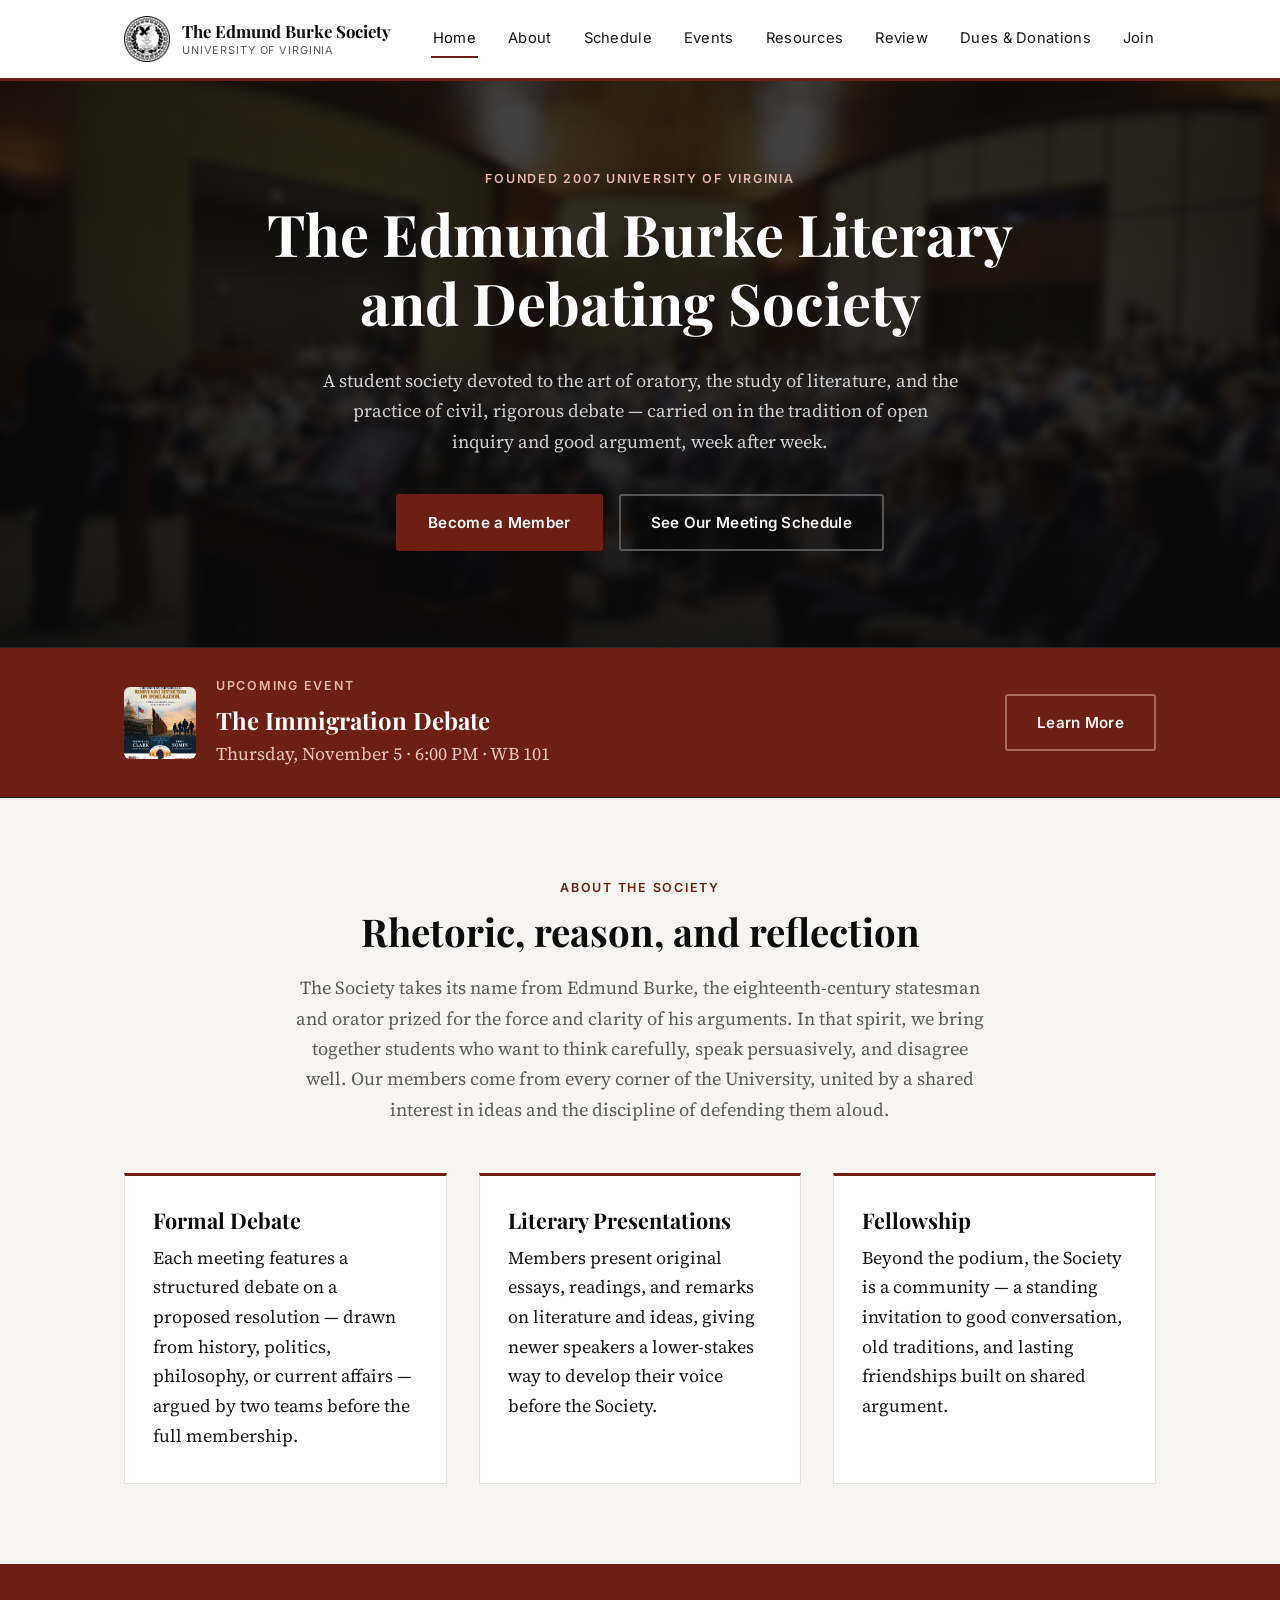
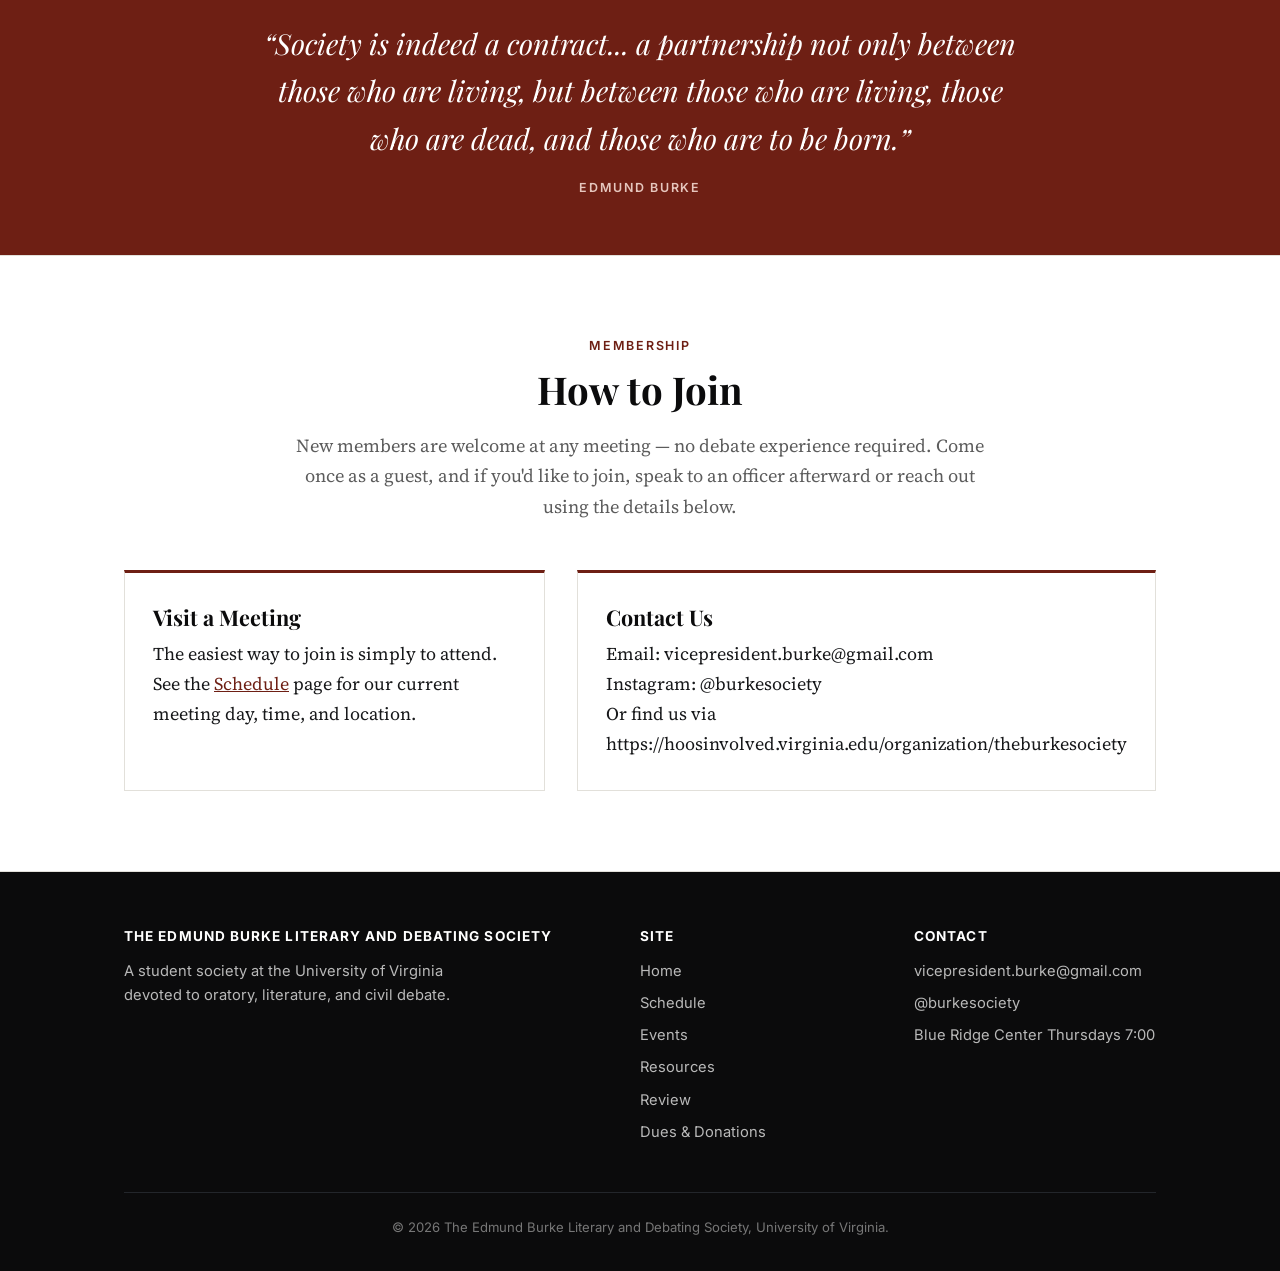
<file: index.html>
<!DOCTYPE html>
<html lang="en">
<head>
<meta charset="UTF-8">
<meta name="viewport" content="width=device-width, initial-scale=1.0">
<title>The Edmund Burke Literary and Debating Society | University of Virginia</title>
<meta name="description" content="The Edmund Burke Literary and Debating Society at the University of Virginia — a student society devoted to oratory, literature, and civil debate.">
<link rel="preconnect" href="https://fonts.googleapis.com">
<link rel="preconnect" href="https://fonts.gstatic.com" crossorigin>
<link href="https://fonts.googleapis.com/css2?family=Playfair+Display:wght@700;800&family=Source+Serif+4:opsz,wght@8..60,400;8..60,600&family=Inter:wght@400;500;600&display=swap" rel="stylesheet">
<link rel="stylesheet" href="assets/css/style.css">
<link rel="icon" type="image/png" href="assets/images/favicon-32.png">
<link rel="apple-touch-icon" href="assets/images/apple-touch-icon.png">
</head>
<body>

<!-- ============================================================
     HEADER / NAVIGATION — appears the same on every page.
     If you rename the club or change pages, update this block
     on ALL FOUR html files (index, schedule, resources, dues).
     ============================================================ -->
<header class="site-header">
  <div class="container">
    <a class="brand" href="index.html">
      <img class="brand-mark" src="assets/images/seal.png" alt="Seal of the Edmund Burke Literary and Debating Society">
      <span class="brand-text">
        The Edmund Burke Society
        <small>University of Virginia</small>
      </span>
    </a>
    <button class="nav-toggle" aria-label="Toggle navigation" aria-expanded="false">Menu</button>
    <nav class="main-nav">
      <a href="index.html" class="active">Home</a>
      <a href="index.html#about">About</a>
      <a href="schedule.html">Schedule</a>
      <a href="events.html">Events</a>
      <a href="resources.html">Resources</a>
      <a href="review.html">Review</a>
      <a href="dues.html">Dues &amp; Donations</a>
      <a href="index.html#join">Join</a>
    </nav>
  </div>
</header>

<!-- ============================================================
     HERO — the big banner at the top of the homepage.
     ============================================================ -->
<section class="hero hero-photo">
  <div class="container">
    <span class="eyebrow">Founded 2007 University of Virginia</span>
    <h1>The Edmund Burke Literary<br>and Debating Society</h1>
    <p class="lede">
      A student society devoted to the art of oratory, the study of literature,
      and the practice of civil, rigorous debate — carried on in the tradition
      of open inquiry and good argument, week after week.
    </p>
    <div class="button-row">
      <a href="#join" class="btn btn-primary">Become a Member</a>
      <a href="schedule.html" class="btn btn-outline">See Our Meeting Schedule</a>
    </div>
  </div>
</section>

<!-- ============================================================
     FEATURED EVENT — advertises the current/upcoming event from
     events.html. Keep this in sync by hand whenever events.html
     changes, or remove this whole <div class="event-banner">...</div>
     block when there's nothing upcoming to feature.
     ============================================================ -->
<div class="event-banner">
  <div class="container event-banner-inner">
    <div class="event-banner-main">
      <img class="event-banner-photo" src="assets/images/events/immigration-debate.jpg" alt="The Immigration Debate flyer">
      <div>
        <span class="eyebrow">Upcoming Event</span>
        <h2>The Immigration Debate</h2>
        <p>Thursday, November 5 &middot; 6:00 PM &middot; WB 101</p>
      </div>
    </div>
    <a href="events.html" class="btn btn-outline">Learn More</a>
  </div>
</div>

<!-- ============================================================
     ABOUT
     ============================================================ -->
<section id="about">
  <div class="container">
    <div class="section-head">
      <span class="eyebrow">About the Society</span>
      <h2>Rhetoric, reason, and reflection</h2>
      <p class="lede">
        <!-- EDIT ME: Replace this paragraph with your club's real story —
             when it was founded, why, and what makes it distinctive. -->
        The Society takes its name from Edmund Burke, the eighteenth-century
        statesman and orator prized for the force and clarity of his
        arguments. In that spirit, we bring together students who want to
        think carefully, speak persuasively, and disagree well. Our members
        come from every corner of the University, united by a shared
        interest in ideas and the discipline of defending them aloud.
      </p>
    </div>

    <div class="grid grid-3">
      <div class="card">
        <h3>Formal Debate</h3>
        <p>
          Each meeting features a structured debate on a proposed
          resolution — drawn from history, politics, philosophy, or current
          affairs — argued by two teams before the full membership.
        </p>
      </div>
      <div class="card">
        <h3>Literary Presentations</h3>
        <p>
          Members present original essays, readings, and remarks on
          literature and ideas, giving newer speakers a lower-stakes way
          to develop their voice before the Society.
        </p>
      </div>
      <div class="card">
        <h3>Fellowship</h3>
        <p>
          Beyond the podium, the Society is a community — a standing
          invitation to good conversation, old traditions, and lasting
          friendships built on shared argument.
        </p>
      </div>
    </div>
  </div>
</section>

<!-- ============================================================
     MOTTO / PULL QUOTE
     ============================================================ -->
<div class="motto">
  <div class="container">
    <p>&ldquo;Society is indeed a contract... a partnership not only between
      those who are living, but between those who are living, those who
      are dead, and those who are to be born.&rdquo;</p>
    <span class="eyebrow" style="color:#e6c6bd; margin-top:16px; margin-bottom:0;">Edmund Burke</span>
  </div>
</div>

<!-- ============================================================
     JOIN / CONTACT
     ============================================================ -->
<section class="alt" id="join">
  <div class="container">
    <div class="section-head">
      <span class="eyebrow">Membership</span>
      <h2>How to Join</h2>
      <p class="lede">
        <!-- EDIT ME: describe your actual membership process. -->
        New members are welcome at any meeting — no debate experience
        required. Come once as a guest, and if you'd like to join, speak to
        an officer afterward or reach out using the details below.
      </p>
    </div>

    <div class="grid grid-2">
      <div class="card">
        <h3>Visit a Meeting</h3>
        <p>
          The easiest way to join is simply to attend. See the
          <a href="schedule.html">Schedule</a> page for our current meeting
          day, time, and location.
        </p>
      </div>
      <div class="card">
        <h3>Contact Us</h3>
        <p>
          Email: <span>vicepresident.burke@gmail.com</span><br>
          Instagram: <span>@burkesociety</span><br>
          Or find us via <span>https://hoosinvolved.virginia.edu/organization/theburkesociety</span>
        </p>
      </div>
    </div>
  </div>
</section>

<!-- ============================================================
     FOOTER — appears the same on every page.
     ============================================================ -->
<footer class="site-footer">
  <div class="container">
    <div class="footer-grid">
      <div>
        <h4>The Edmund Burke Literary and Debating Society</h4>
        <p style="max-width:360px;">
          A student society at the University of Virginia devoted to
          oratory, literature, and civil debate.
        </p>
      </div>
      <div>
        <h4>Site</h4>
        <ul>
          <li><a href="index.html">Home</a></li>
          <li><a href="schedule.html">Schedule</a></li>
          <li><a href="events.html">Events</a></li>
          <li><a href="resources.html">Resources</a></li>
          <li><a href="review.html">Review</a></li>
          <li><a href="dues.html">Dues &amp; Donations</a></li>
        </ul>
      </div>
      <div>
        <h4>Contact</h4>
        <ul>
          <li><span>vicepresident.burke@gmail.com</span></li>
          <li><span>@burkesociety</span></li>
          <li><span> Blue Ridge Center Thursdays 7:00</span></li>
        </ul>
      </div>
    </div>
    <div class="footer-bottom">
      &copy; <span id="year"></span> The Edmund Burke Literary and Debating Society, University of Virginia.
    </div>
  </div>
</footer>

<script>document.getElementById("year").textContent = new Date().getFullYear();</script>
<script src="assets/js/main.js"></script>
</body>
</html>
</file>
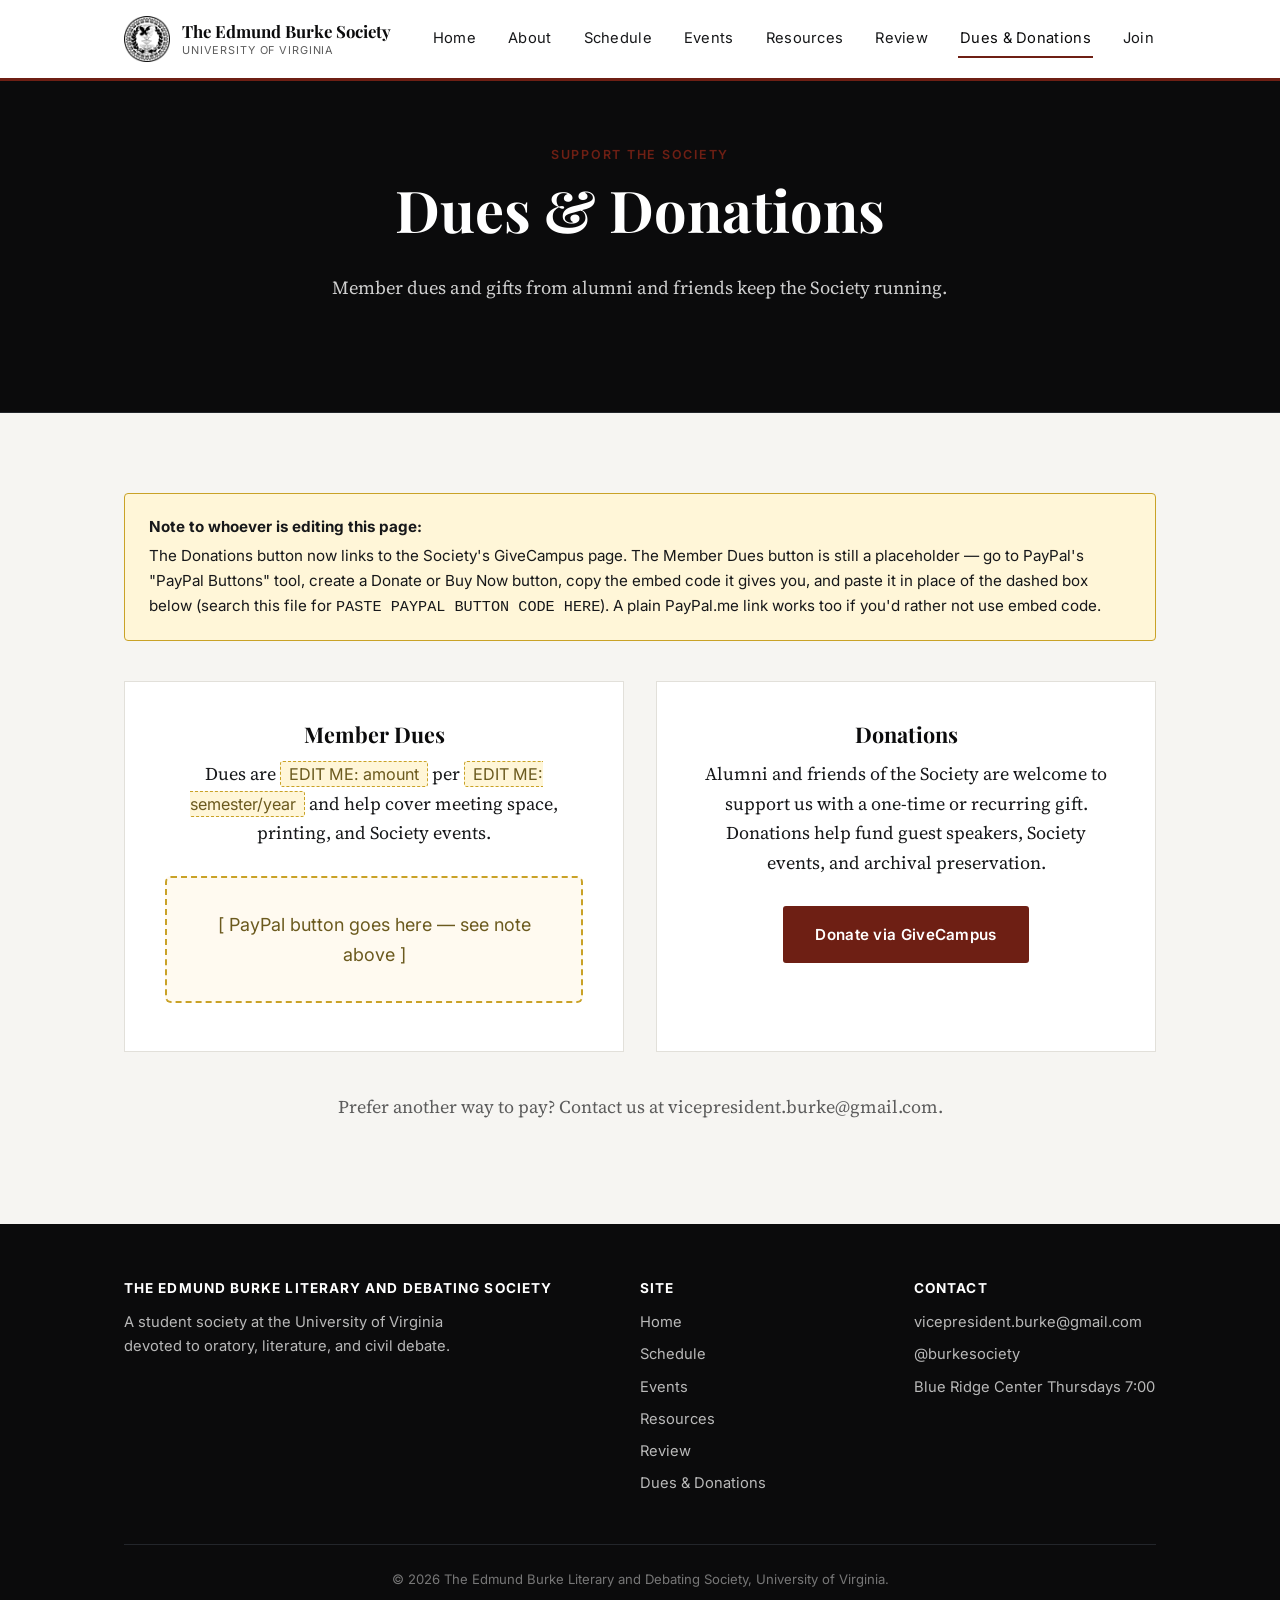
<file: dues.html>
<!DOCTYPE html>
<html lang="en">
<head>
<meta charset="UTF-8">
<meta name="viewport" content="width=device-width, initial-scale=1.0">
<title>Dues &amp; Donations | The Edmund Burke Literary and Debating Society</title>
<meta name="description" content="Pay dues or make a donation to the Edmund Burke Literary and Debating Society at the University of Virginia.">
<link rel="preconnect" href="https://fonts.googleapis.com">
<link rel="preconnect" href="https://fonts.gstatic.com" crossorigin>
<link href="https://fonts.googleapis.com/css2?family=Playfair+Display:wght@700;800&family=Source+Serif+4:opsz,wght@8..60,400;8..60,600&family=Inter:wght@400;500;600&display=swap" rel="stylesheet">
<link rel="stylesheet" href="assets/css/style.css">
<link rel="icon" type="image/png" href="assets/images/favicon-32.png">
<link rel="apple-touch-icon" href="assets/images/apple-touch-icon.png">
</head>
<body>

<header class="site-header">
  <div class="container">
    <a class="brand" href="index.html">
      <img class="brand-mark" src="assets/images/seal.png" alt="Seal of the Edmund Burke Literary and Debating Society">
      <span class="brand-text">
        The Edmund Burke Society
        <small>University of Virginia</small>
      </span>
    </a>
    <button class="nav-toggle" aria-label="Toggle navigation" aria-expanded="false">Menu</button>
    <nav class="main-nav">
      <a href="index.html">Home</a>
      <a href="index.html#about">About</a>
      <a href="schedule.html">Schedule</a>
      <a href="events.html">Events</a>
      <a href="resources.html">Resources</a>
      <a href="review.html">Review</a>
      <a href="dues.html" class="active">Dues &amp; Donations</a>
      <a href="index.html#join">Join</a>
    </nav>
  </div>
</header>

<section class="hero" style="padding: 64px 0 72px;">
  <div class="container">
    <span class="eyebrow">Support the Society</span>
    <h1>Dues &amp; Donations</h1>
    <p class="lede">Member dues and gifts from alumni and friends keep the Society running.</p>
  </div>
</section>

<section>
  <div class="container">

    <div class="notice-box">
      <strong>Note to whoever is editing this page:</strong>
      The Donations button now links to the Society's GiveCampus page.
      The Member Dues button is still a placeholder — go to PayPal's
      "PayPal Buttons" tool, create a Donate or Buy Now button, copy the
      embed code it gives you, and paste it in place of the dashed box
      below (search this file for <code>PASTE PAYPAL BUTTON CODE
      HERE</code>). A plain PayPal.me link works too if you'd rather
      not use embed code.
    </div>

    <div class="grid grid-2">
      <div class="dues-box">
        <h3>Member Dues</h3>
        <p>
          <!-- EDIT ME -->
          Dues are <span class="placeholder">EDIT ME: amount</span> per
          <span class="placeholder">EDIT ME: semester/year</span> and help
          cover meeting space, printing, and Society events.
        </p>

        <!-- ============================================================
             PAYPAL BUTTON — PASTE PAYPAL BUTTON CODE HERE
             Delete this comment and the box below it, then paste the
             embed code PayPal gives you when you create a button at
             https://www.paypal.com/buttons
             ============================================================ -->
        <div class="paypal-slot">
          [ PayPal button goes here — see note above ]
        </div>
      </div>

      <div class="dues-box">
        <h3>Donations</h3>
        <p>
          <!-- EDIT ME -->
          Alumni and friends of the Society are welcome to support us with
          a one-time or recurring gift. Donations help fund guest
          speakers, Society events, and archival preservation.
        </p>

        <p style="margin-top:28px;">
          <a href="https://www.givecampus.com/campaigns/21200/donations/new?designation=burkesociety" class="btn btn-primary" target="_blank" rel="noopener noreferrer">Donate via GiveCampus</a>
        </p>
      </div>
    </div>

    <p style="text-align:center; margin-top:40px; color:#5c5c5c;">
      Prefer another way to pay? Contact us at
      <span>vicepresident.burke@gmail.com</span>.
    </p>

  </div>
</section>

<footer class="site-footer">
  <div class="container">
    <div class="footer-grid">
      <div>
        <h4>The Edmund Burke Literary and Debating Society</h4>
        <p style="max-width:360px;">
          A student society at the University of Virginia devoted to
          oratory, literature, and civil debate.
        </p>
      </div>
      <div>
        <h4>Site</h4>
        <ul>
          <li><a href="index.html">Home</a></li>
          <li><a href="schedule.html">Schedule</a></li>
          <li><a href="events.html">Events</a></li>
          <li><a href="resources.html">Resources</a></li>
          <li><a href="review.html">Review</a></li>
          <li><a href="dues.html">Dues &amp; Donations</a></li>
        </ul>
      </div>
      <div>
        <h4>Contact</h4>
        <ul>
          <li><span>vicepresident.burke@gmail.com</span></li>
          <li><span>@burkesociety</span></li>
          <li><span> Blue Ridge Center Thursdays 7:00</span></li>
        </ul>
      </div>
    </div>
    <div class="footer-bottom">
      &copy; <span id="year"></span> The Edmund Burke Literary and Debating Society, University of Virginia.
    </div>
  </div>
</footer>

<script>document.getElementById("year").textContent = new Date().getFullYear();</script>
<script src="assets/js/main.js"></script>
</body>
</html>
</file>
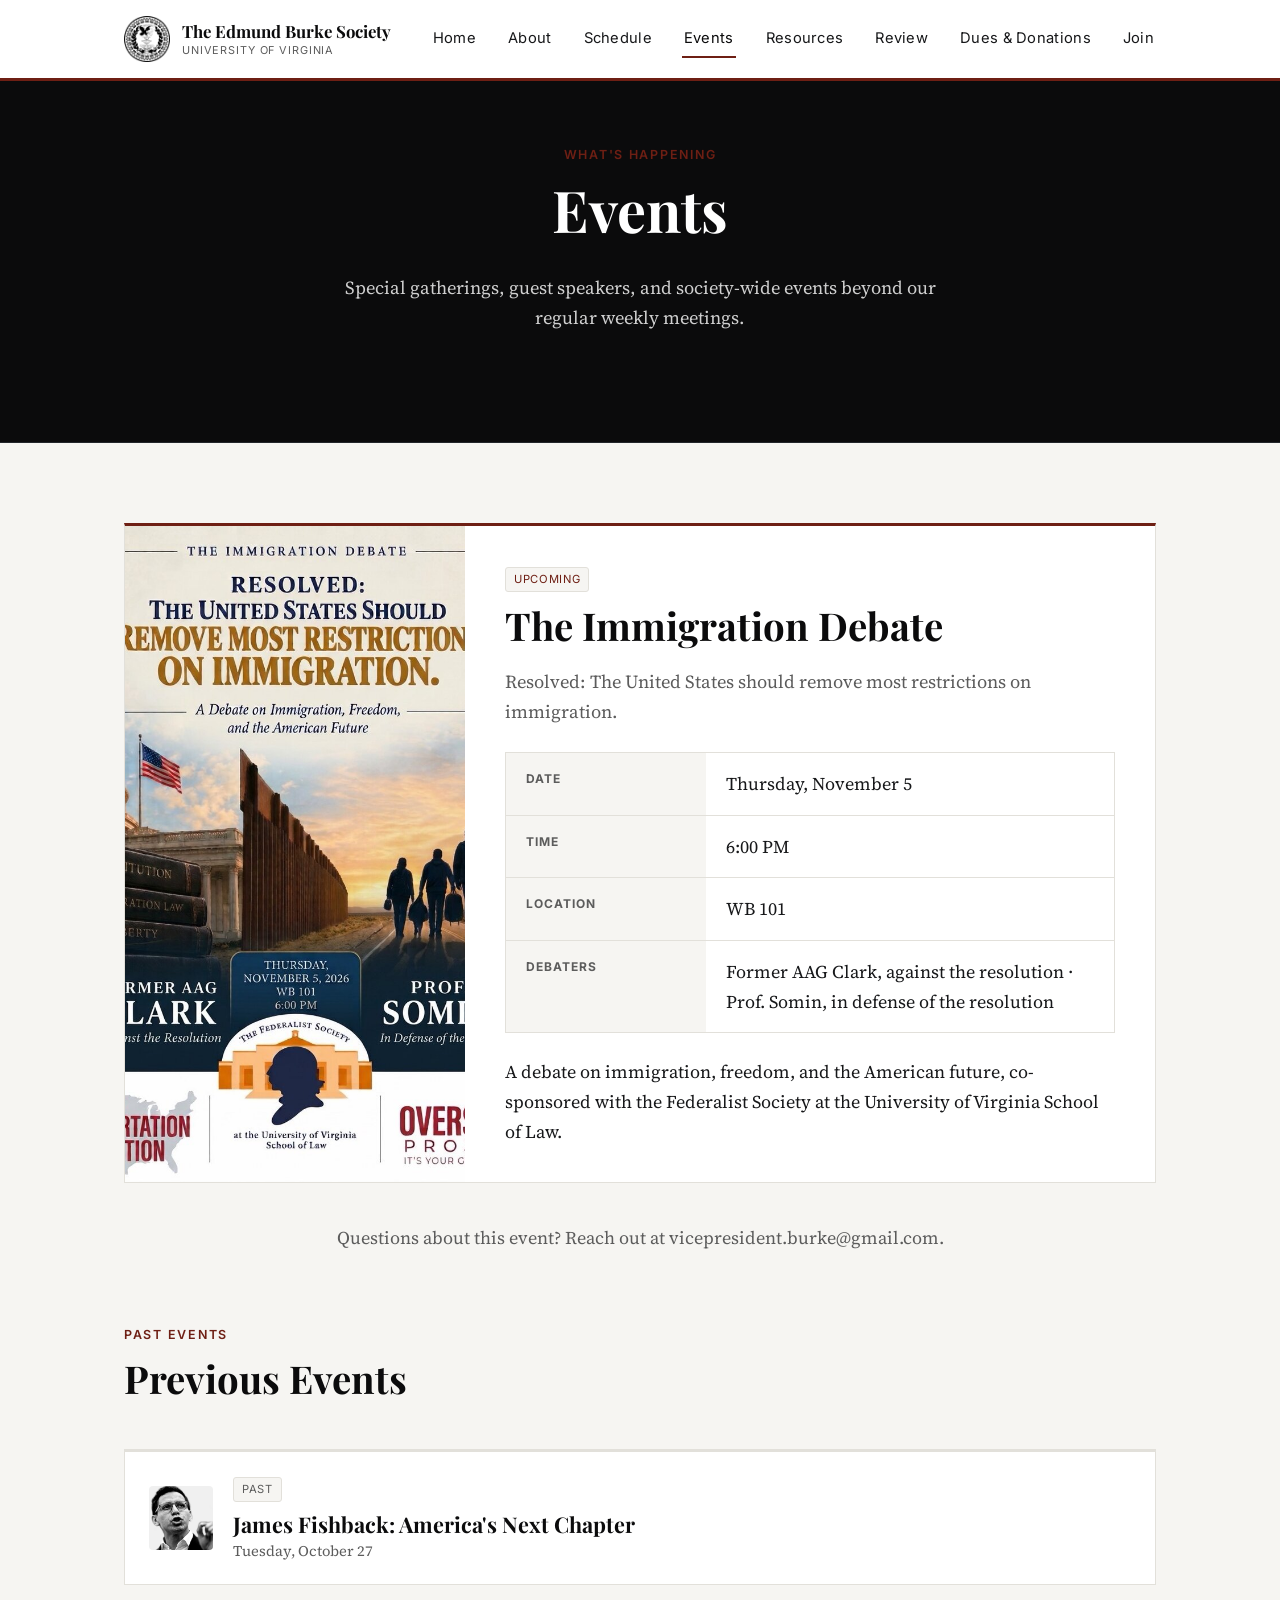
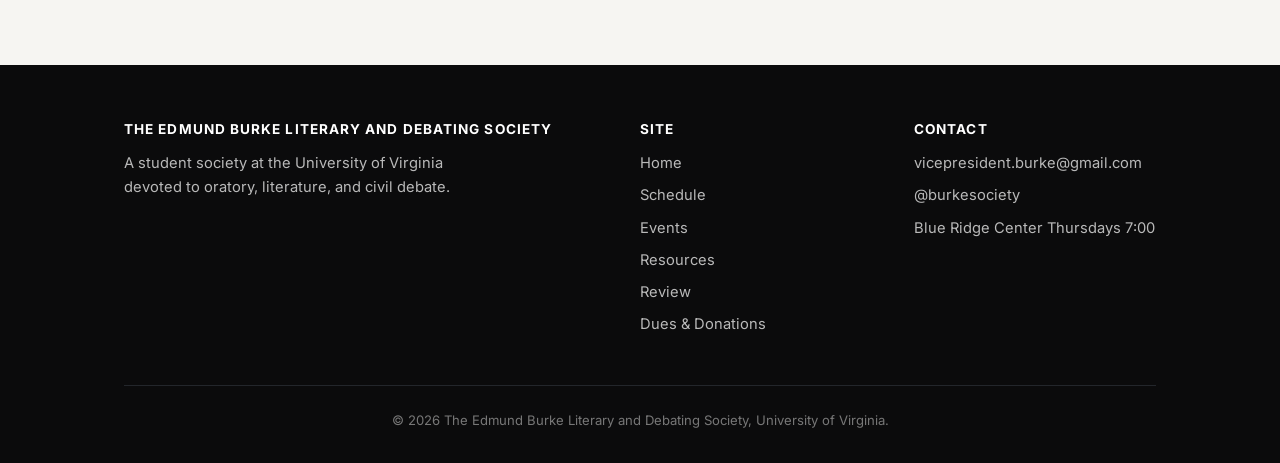
<file: events.html>
<!DOCTYPE html>
<html lang="en">
<head>
<meta charset="UTF-8">
<meta name="viewport" content="width=device-width, initial-scale=1.0">
<title>Events | The Edmund Burke Literary and Debating Society</title>
<meta name="description" content="Upcoming events hosted by the Edmund Burke Literary and Debating Society at the University of Virginia.">
<link rel="preconnect" href="https://fonts.googleapis.com">
<link rel="preconnect" href="https://fonts.gstatic.com" crossorigin>
<link href="https://fonts.googleapis.com/css2?family=Playfair+Display:wght@700;800&family=Source+Serif+4:opsz,wght@8..60,400;8..60,600&family=Inter:wght@400;500;600&display=swap" rel="stylesheet">
<link rel="stylesheet" href="assets/css/style.css">
<link rel="icon" type="image/png" href="assets/images/favicon-32.png">
<link rel="apple-touch-icon" href="assets/images/apple-touch-icon.png">
</head>
<body>

<header class="site-header">
  <div class="container">
    <a class="brand" href="index.html">
      <img class="brand-mark" src="assets/images/seal.png" alt="Seal of the Edmund Burke Literary and Debating Society">
      <span class="brand-text">
        The Edmund Burke Society
        <small>University of Virginia</small>
      </span>
    </a>
    <button class="nav-toggle" aria-label="Toggle navigation" aria-expanded="false">Menu</button>
    <nav class="main-nav">
      <a href="index.html">Home</a>
      <a href="index.html#about">About</a>
      <a href="schedule.html">Schedule</a>
      <a href="events.html" class="active">Events</a>
      <a href="resources.html">Resources</a>
      <a href="review.html">Review</a>
      <a href="dues.html">Dues &amp; Donations</a>
      <a href="index.html#join">Join</a>
    </nav>
  </div>
</header>

<section class="hero" style="padding: 64px 0 72px;">
  <div class="container">
    <span class="eyebrow">What's Happening</span>
    <h1>Events</h1>
    <p class="lede">Special gatherings, guest speakers, and society-wide events beyond our regular weekly meetings.</p>
  </div>
</section>

<section>
  <div class="container">

    <!-- ============================================================
         FEATURED EVENT
         To add another event later, copy this whole
         <div class="card event-feature">...</div> block.
         ============================================================ -->
    <div class="card event-feature">
      <div class="event-feature-media">
        <img src="assets/images/events/immigration-debate.jpg" alt="The Immigration Debate flyer: Resolved, the United States should remove most restrictions on immigration">
      </div>
      <div class="event-feature-body">
        <span class="tag">Upcoming</span>
        <h2>The Immigration Debate</h2>
        <p class="lede" style="margin-bottom:0;">
          Resolved: The United States should remove most restrictions on
          immigration.
        </p>

        <table class="info-table" style="margin: 24px 0;">
          <tr>
            <th>Date</th>
            <td>Thursday, November 5</td>
          </tr>
          <tr>
            <th>Time</th>
            <td>6:00 PM</td>
          </tr>
          <tr>
            <th>Location</th>
            <td>WB 101</td>
          </tr>
          <tr>
            <th>Debaters</th>
            <td>Former AAG Clark, against the resolution &middot; Prof. Somin, in defense of the resolution</td>
          </tr>
        </table>

        <p>
          A debate on immigration, freedom, and the American future,
          co-sponsored with the Federalist Society at the University of
          Virginia School of Law.
        </p>
      </div>
    </div>

    <p style="text-align:center; margin-top:40px; color:#5c5c5c;">
      Questions about this event? Reach out at
      <span>vicepresident.burke@gmail.com</span>.
    </p>

    <!-- ============================================================
         PAST EVENTS
         To add another past event later, copy this whole
         <div class="card event-past">...</div> block.
         ============================================================ -->
    <div class="section-head left" style="margin-top:72px;">
      <span class="eyebrow">Past Events</span>
      <h2>Previous Events</h2>
    </div>

    <div class="card event-past">
      <img src="assets/images/events/fishback-americas-next-chapter.jpg" alt="James Fishback">
      <div>
        <span class="tag tag-muted">Past</span>
        <h3>James Fishback: America's Next Chapter</h3>
        <p>Tuesday, October 27</p>
      </div>
    </div>

  </div>
</section>

<footer class="site-footer">
  <div class="container">
    <div class="footer-grid">
      <div>
        <h4>The Edmund Burke Literary and Debating Society</h4>
        <p style="max-width:360px;">
          A student society at the University of Virginia devoted to
          oratory, literature, and civil debate.
        </p>
      </div>
      <div>
        <h4>Site</h4>
        <ul>
          <li><a href="index.html">Home</a></li>
          <li><a href="schedule.html">Schedule</a></li>
          <li><a href="events.html">Events</a></li>
          <li><a href="resources.html">Resources</a></li>
          <li><a href="review.html">Review</a></li>
          <li><a href="dues.html">Dues &amp; Donations</a></li>
        </ul>
      </div>
      <div>
        <h4>Contact</h4>
        <ul>
          <li><span>vicepresident.burke@gmail.com</span></li>
          <li><span>@burkesociety</span></li>
          <li><span> Blue Ridge Center Thursdays 7:00</span></li>
        </ul>
      </div>
    </div>
    <div class="footer-bottom">
      &copy; <span id="year"></span> The Edmund Burke Literary and Debating Society, University of Virginia.
    </div>
  </div>
</footer>

<script>document.getElementById("year").textContent = new Date().getFullYear();</script>
<script src="assets/js/main.js"></script>
</body>
</html>
</file>
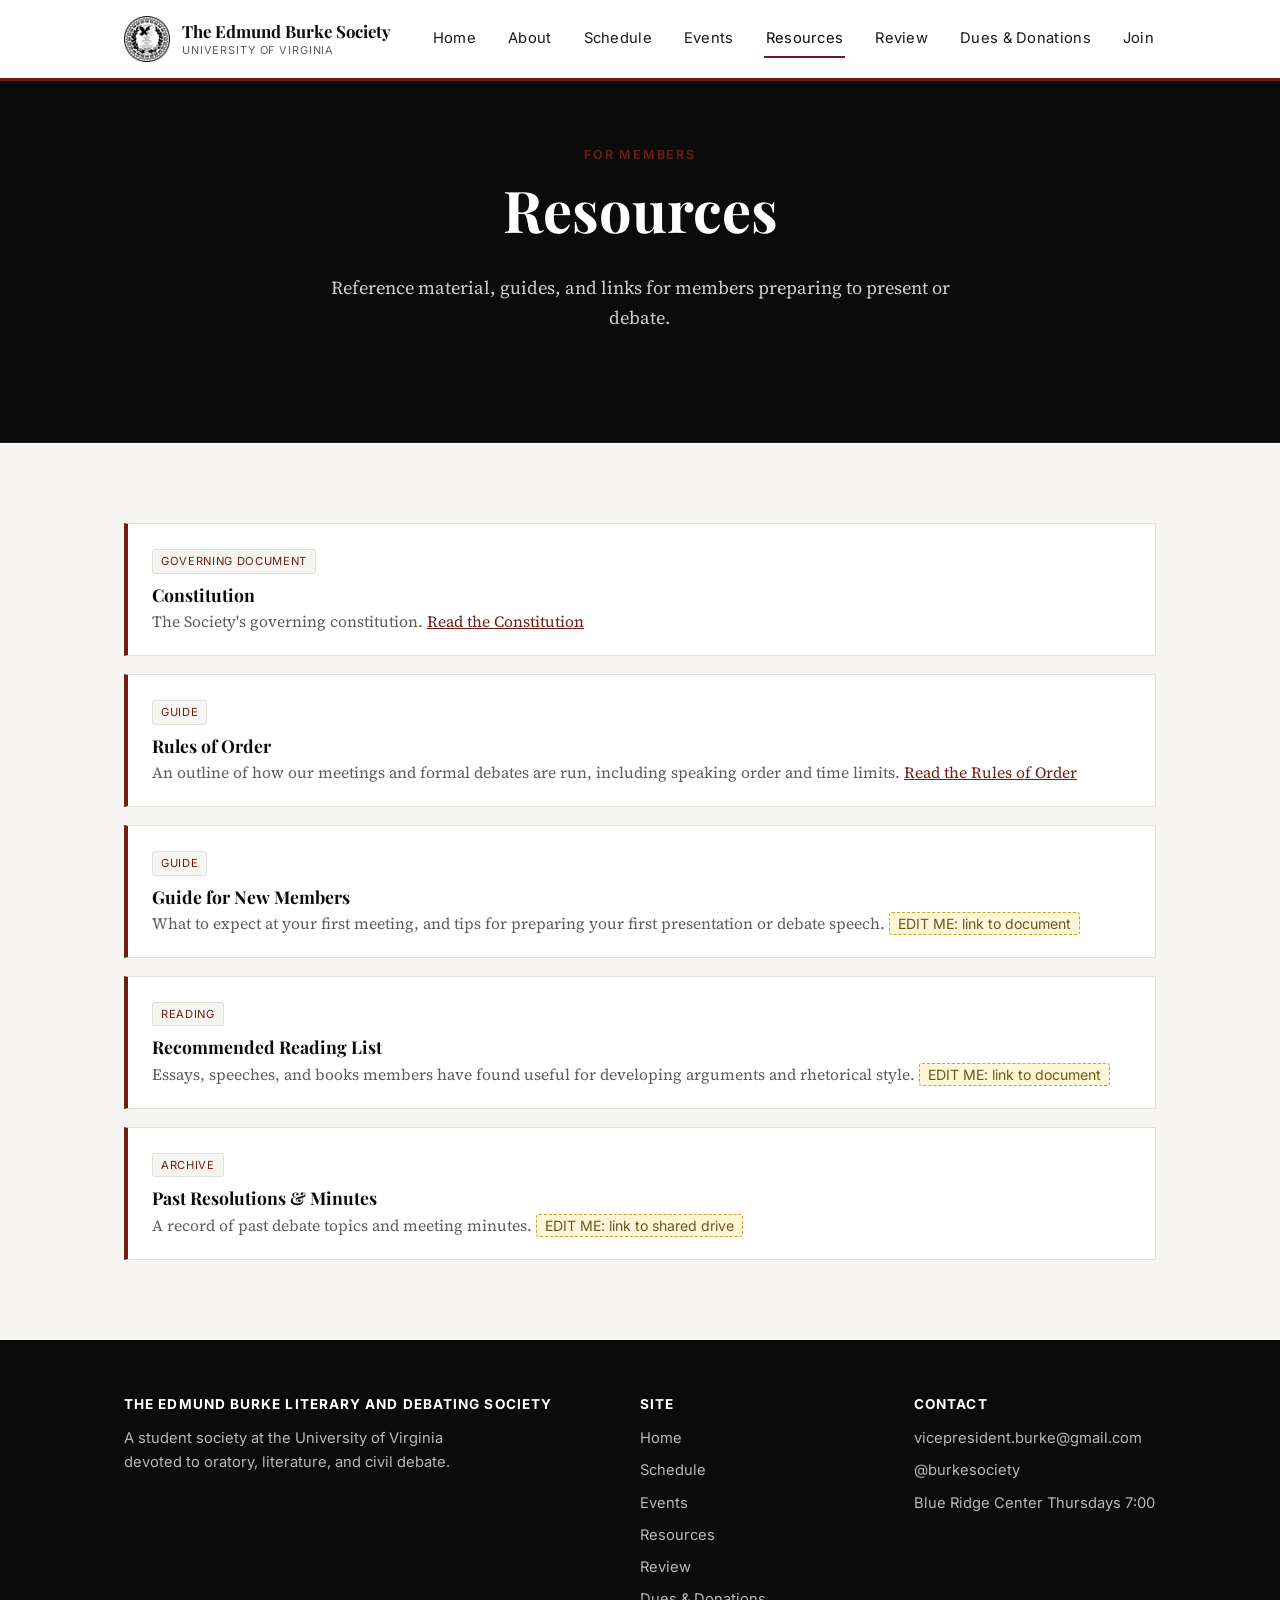
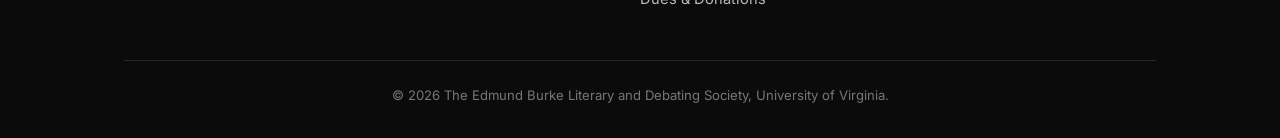
<file: resources.html>
<!DOCTYPE html>
<html lang="en">
<head>
<meta charset="UTF-8">
<meta name="viewport" content="width=device-width, initial-scale=1.0">
<title>Resources | The Edmund Burke Literary and Debating Society</title>
<meta name="description" content="Resources for members of the Edmund Burke Literary and Debating Society at the University of Virginia.">
<link rel="preconnect" href="https://fonts.googleapis.com">
<link rel="preconnect" href="https://fonts.gstatic.com" crossorigin>
<link href="https://fonts.googleapis.com/css2?family=Playfair+Display:wght@700;800&family=Source+Serif+4:opsz,wght@8..60,400;8..60,600&family=Inter:wght@400;500;600&display=swap" rel="stylesheet">
<link rel="stylesheet" href="assets/css/style.css">
<link rel="icon" type="image/png" href="assets/images/favicon-32.png">
<link rel="apple-touch-icon" href="assets/images/apple-touch-icon.png">
</head>
<body>

<header class="site-header">
  <div class="container">
    <a class="brand" href="index.html">
      <img class="brand-mark" src="assets/images/seal.png" alt="Seal of the Edmund Burke Literary and Debating Society">
      <span class="brand-text">
        The Edmund Burke Society
        <small>University of Virginia</small>
      </span>
    </a>
    <button class="nav-toggle" aria-label="Toggle navigation" aria-expanded="false">Menu</button>
    <nav class="main-nav">
      <a href="index.html">Home</a>
      <a href="index.html#about">About</a>
      <a href="schedule.html">Schedule</a>
      <a href="events.html">Events</a>
      <a href="resources.html" class="active">Resources</a>
      <a href="review.html">Review</a>
      <a href="dues.html">Dues &amp; Donations</a>
      <a href="index.html#join">Join</a>
    </nav>
  </div>
</header>

<section class="hero" style="padding: 64px 0 72px;">
  <div class="container">
    <span class="eyebrow">For Members</span>
    <h1>Resources</h1>
    <p class="lede">Reference material, guides, and links for members preparing to present or debate.</p>
  </div>
</section>

<section>
  <div class="container">


    <ul class="resource-list">
      <li>
        <span class="tag">Governing Document</span>
        <h3>Constitution</h3>
        <p>
          The Society's governing constitution.
          <a href="https://docs.google.com/document/d/1zeHOsVOWo23ttTt9EOLnWQ3h7ZGTWaCicWqUUl9cHo0/edit?usp=sharing" target="_blank" rel="noopener noreferrer">Read the Constitution</a>
        </p>
      </li>
      <li>
        <span class="tag">Guide</span>
        <h3>Rules of Order</h3>
        <p>
          An outline of how our meetings and formal debates are run,
          including speaking order and time limits.
          <a href="https://docs.google.com/document/d/1NqoG4LDZdErE2HnmOXV8pFm8Sy6oANJFBHP2RrbeFH0/edit?usp=sharing" target="_blank" rel="noopener noreferrer">Read the Rules of Order</a>
        </p>
      </li>
      <li>
        <span class="tag">Guide</span>
        <h3>Guide for New Members</h3>
        <p>
          <!-- EDIT ME -->
          What to expect at your first meeting, and tips for preparing
          your first presentation or debate speech.
          <span class="placeholder">EDIT ME: link to document</span>
        </p>
      </li>
      <li>
        <span class="tag">Reading</span>
        <h3>Recommended Reading List</h3>
        <p>
          <!-- EDIT ME -->
          Essays, speeches, and books members have found useful for
          developing arguments and rhetorical style.
          <span class="placeholder">EDIT ME: link to document</span>
        </p>
      </li>
      <li>
        <span class="tag">Archive</span>
        <h3>Past Resolutions &amp; Minutes</h3>
        <p>
          <!-- EDIT ME -->
          A record of past debate topics and meeting minutes.
          <span class="placeholder">EDIT ME: link to shared drive</span>
        </p>
      </li>
    </ul>

  </div>
</section>

<footer class="site-footer">
  <div class="container">
    <div class="footer-grid">
      <div>
        <h4>The Edmund Burke Literary and Debating Society</h4>
        <p style="max-width:360px;">
          A student society at the University of Virginia devoted to
          oratory, literature, and civil debate.
        </p>
      </div>
      <div>
        <h4>Site</h4>
        <ul>
          <li><a href="index.html">Home</a></li>
          <li><a href="schedule.html">Schedule</a></li>
          <li><a href="events.html">Events</a></li>
          <li><a href="resources.html">Resources</a></li>
          <li><a href="review.html">Review</a></li>
          <li><a href="dues.html">Dues &amp; Donations</a></li>
        </ul>
      </div>
      <div>
        <h4>Contact</h4>
        <ul>
          <li><span>vicepresident.burke@gmail.com</span></li>
          <li><span>@burkesociety</span></li>
          <li><span> Blue Ridge Center Thursdays 7:00</span></li>
        </ul>
      </div>
    </div>
    <div class="footer-bottom">
      &copy; <span id="year"></span> The Edmund Burke Literary and Debating Society, University of Virginia.
    </div>
  </div>
</footer>

<script>document.getElementById("year").textContent = new Date().getFullYear();</script>
<script src="assets/js/main.js"></script>
</body>
</html>
</file>
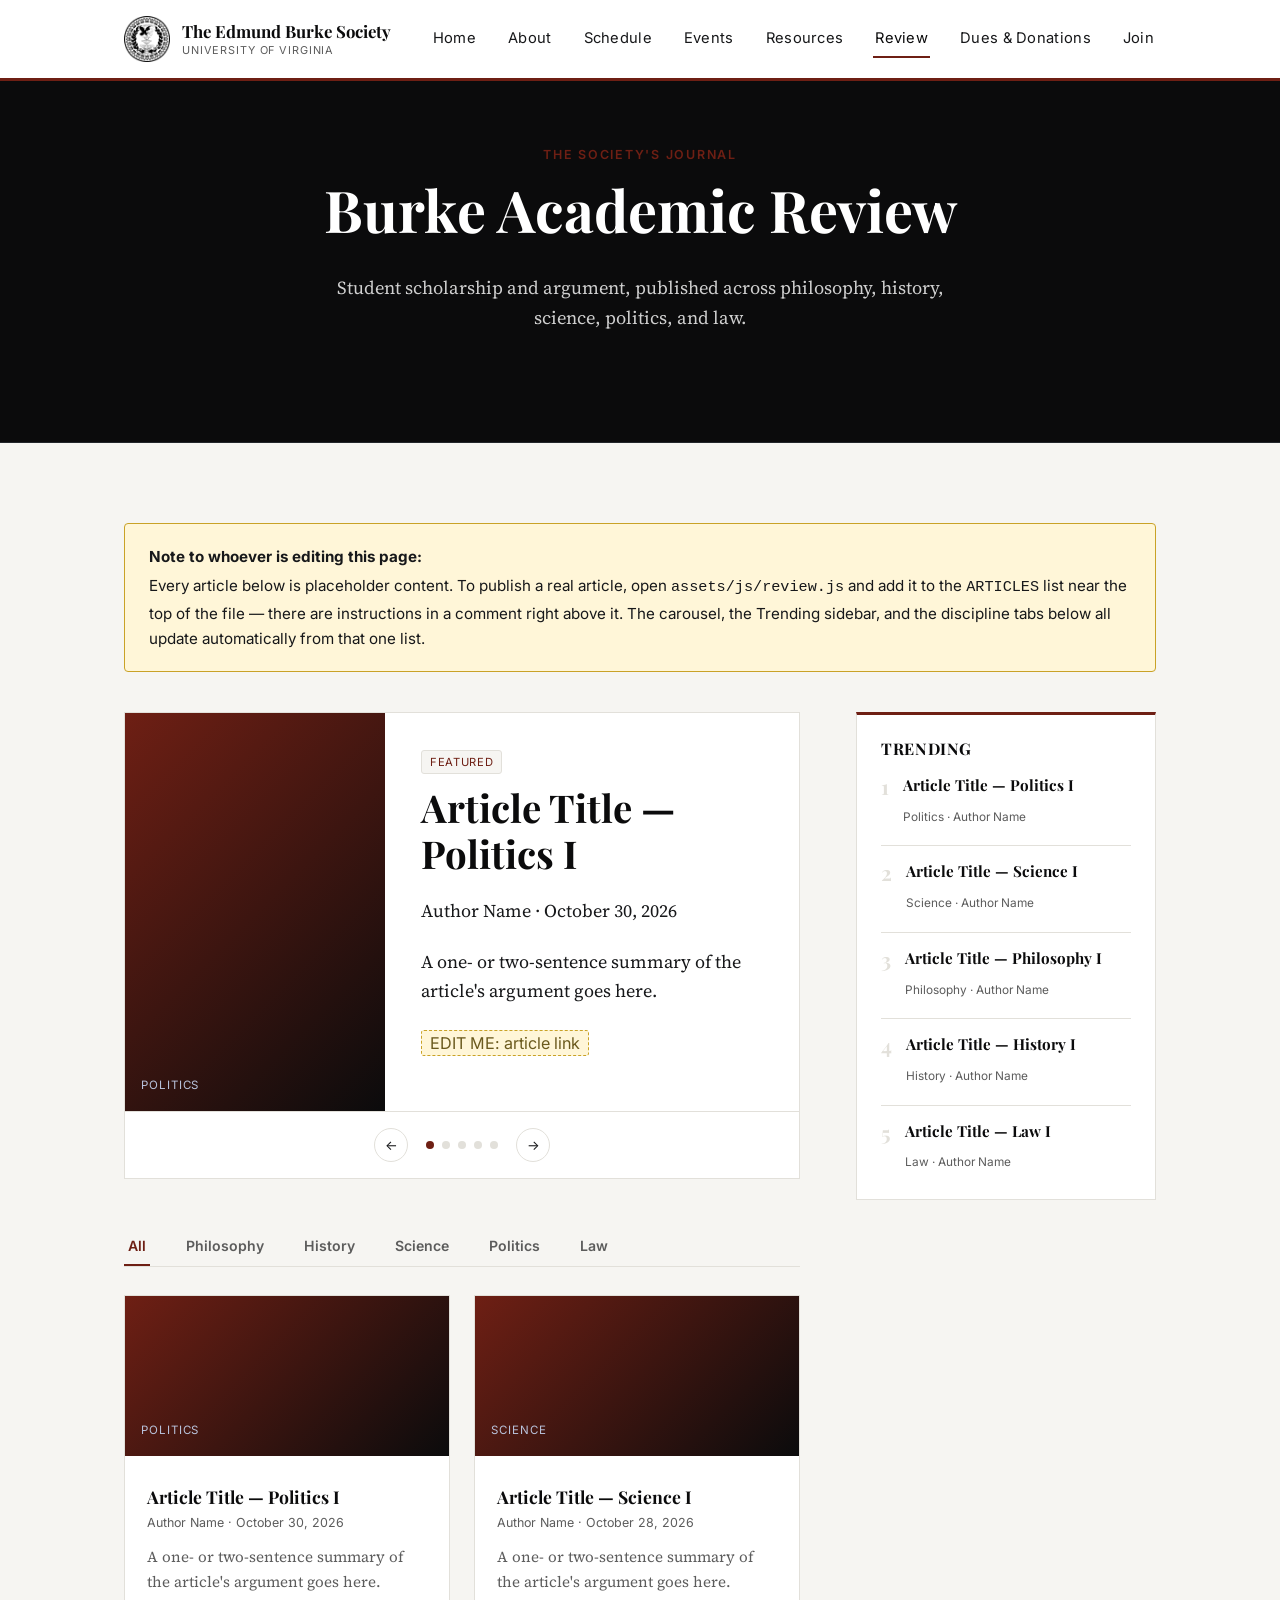
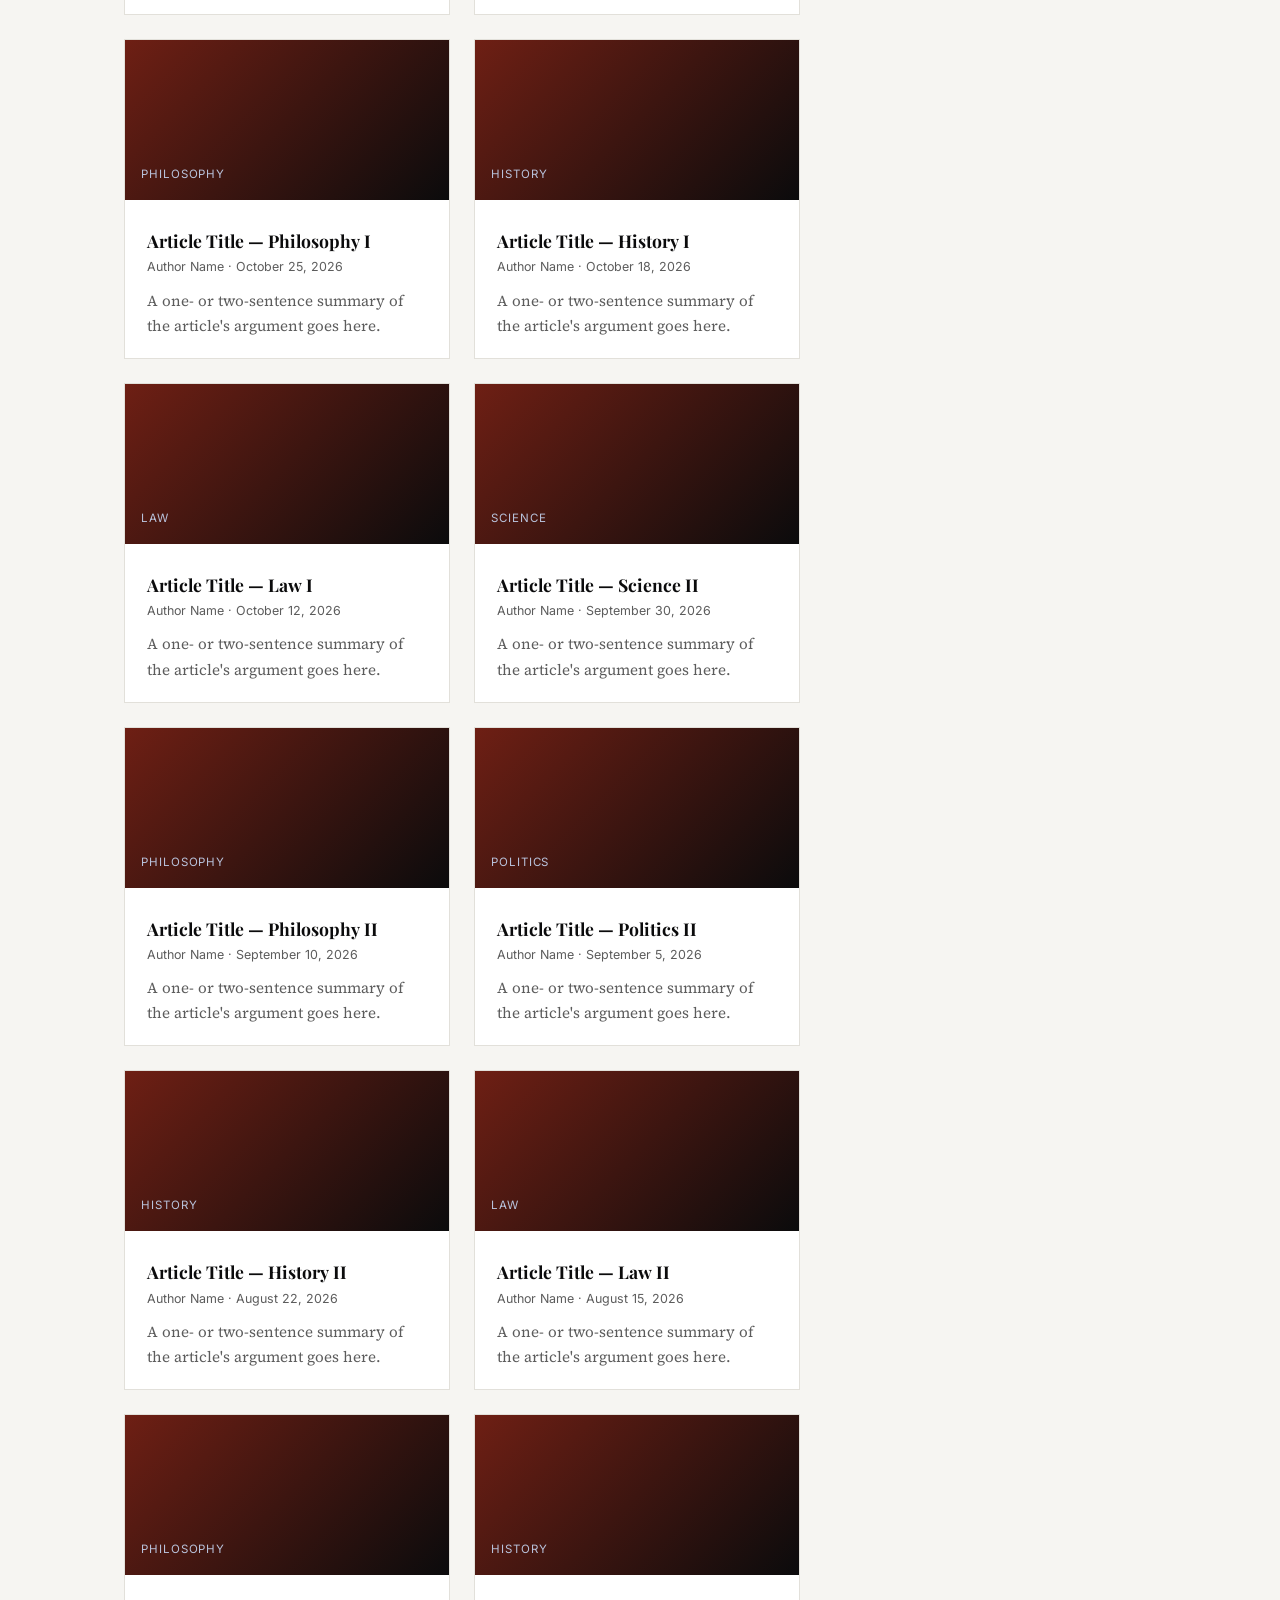
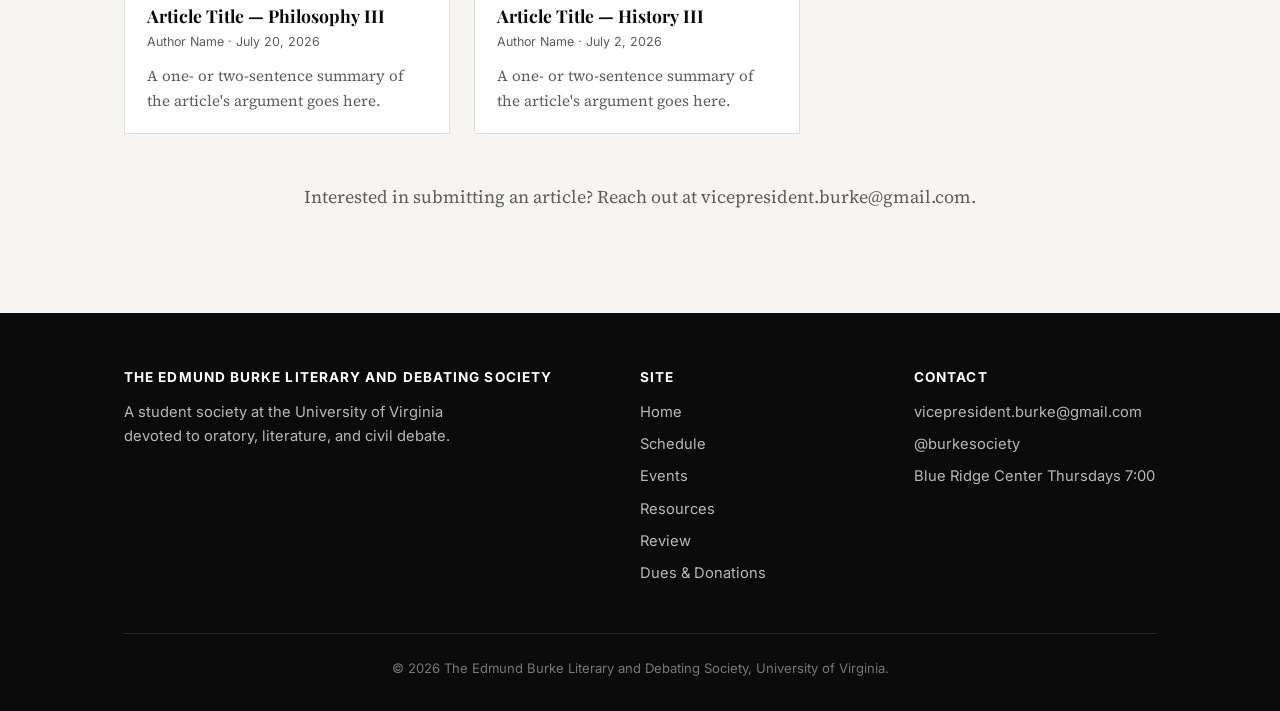
<file: review.html>
<!DOCTYPE html>
<html lang="en">
<head>
<meta charset="UTF-8">
<meta name="viewport" content="width=device-width, initial-scale=1.0">
<title>Burke Academic Review | The Edmund Burke Literary and Debating Society</title>
<meta name="description" content="The Burke Academic Review — student scholarship in philosophy, history, science, politics, and law, published by the Edmund Burke Literary and Debating Society at the University of Virginia.">
<link rel="preconnect" href="https://fonts.googleapis.com">
<link rel="preconnect" href="https://fonts.gstatic.com" crossorigin>
<link href="https://fonts.googleapis.com/css2?family=Playfair+Display:wght@700;800&family=Source+Serif+4:opsz,wght@8..60,400;8..60,600&family=Inter:wght@400;500;600&display=swap" rel="stylesheet">
<link rel="stylesheet" href="assets/css/style.css">
<link rel="icon" type="image/png" href="assets/images/favicon-32.png">
<link rel="apple-touch-icon" href="assets/images/apple-touch-icon.png">
</head>
<body>

<header class="site-header">
  <div class="container">
    <a class="brand" href="index.html">
      <img class="brand-mark" src="assets/images/seal.png" alt="Seal of the Edmund Burke Literary and Debating Society">
      <span class="brand-text">
        The Edmund Burke Society
        <small>University of Virginia</small>
      </span>
    </a>
    <button class="nav-toggle" aria-label="Toggle navigation" aria-expanded="false">Menu</button>
    <nav class="main-nav">
      <a href="index.html">Home</a>
      <a href="index.html#about">About</a>
      <a href="schedule.html">Schedule</a>
      <a href="events.html">Events</a>
      <a href="resources.html">Resources</a>
      <a href="review.html" class="active">Review</a>
      <a href="dues.html">Dues &amp; Donations</a>
      <a href="index.html#join">Join</a>
    </nav>
  </div>
</header>

<section class="hero" style="padding: 64px 0 72px;">
  <div class="container">
    <span class="eyebrow">The Society's Journal</span>
    <h1>Burke Academic Review</h1>
    <p class="lede">Student scholarship and argument, published across philosophy, history, science, politics, and law.</p>
  </div>
</section>

<section>
  <div class="container">

    <div class="notice-box">
      <strong>Note to whoever is editing this page:</strong>
      Every article below is placeholder content. To publish a real
      article, open <code>assets/js/review.js</code> and add it to the
      <code>ARTICLES</code> list near the top of the file — there are
      instructions in a comment right above it. The carousel, the
      Trending sidebar, and the discipline tabs below all update
      automatically from that one list.
    </div>

    <div class="review-layout">
      <div class="review-main">

        <!-- ============================================================
             FEATURED CAROUSEL — shows the 5 most recent articles.
             Content is generated by assets/js/review.js; nothing to
             edit here directly.
             ============================================================ -->
        <div class="carousel" id="review-carousel">
          <div class="carousel-track" id="review-carousel-track"></div>
          <div class="carousel-controls">
            <button class="carousel-arrow" id="review-carousel-prev" aria-label="Previous article">&larr;</button>
            <div class="carousel-dots" id="review-carousel-dots"></div>
            <button class="carousel-arrow" id="review-carousel-next" aria-label="Next article">&rarr;</button>
          </div>
        </div>

        <!-- ============================================================
             DISCIPLINE TABS — filters the article grid below.
             ============================================================ -->
        <div class="review-tabs" id="review-tabs">
          <button class="review-tab active" data-discipline="All">All</button>
          <button class="review-tab" data-discipline="Philosophy">Philosophy</button>
          <button class="review-tab" data-discipline="History">History</button>
          <button class="review-tab" data-discipline="Science">Science</button>
          <button class="review-tab" data-discipline="Politics">Politics</button>
          <button class="review-tab" data-discipline="Law">Law</button>
        </div>

        <div class="article-grid" id="review-article-grid"></div>

      </div>

      <!-- ============================================================
           TRENDING SIDEBAR — shows articles flagged trending: true
           in assets/js/review.js.
           ============================================================ -->
      <aside class="trending-box">
        <h3>Trending</h3>
        <ul class="trending-list" id="review-trending-list"></ul>
      </aside>
    </div>

    <p style="text-align:center; margin-top:48px; color:#5c5c5c;">
      Interested in submitting an article? Reach out at
      <span>vicepresident.burke@gmail.com</span>.
    </p>

  </div>
</section>

<footer class="site-footer">
  <div class="container">
    <div class="footer-grid">
      <div>
        <h4>The Edmund Burke Literary and Debating Society</h4>
        <p style="max-width:360px;">
          A student society at the University of Virginia devoted to
          oratory, literature, and civil debate.
        </p>
      </div>
      <div>
        <h4>Site</h4>
        <ul>
          <li><a href="index.html">Home</a></li>
          <li><a href="schedule.html">Schedule</a></li>
          <li><a href="events.html">Events</a></li>
          <li><a href="resources.html">Resources</a></li>
          <li><a href="review.html">Review</a></li>
          <li><a href="dues.html">Dues &amp; Donations</a></li>
        </ul>
      </div>
      <div>
        <h4>Contact</h4>
        <ul>
          <li><span>vicepresident.burke@gmail.com</span></li>
          <li><span>@burkesociety</span></li>
          <li><span> Blue Ridge Center Thursdays 7:00</span></li>
        </ul>
      </div>
    </div>
    <div class="footer-bottom">
      &copy; <span id="year"></span> The Edmund Burke Literary and Debating Society, University of Virginia.
    </div>
  </div>
</footer>

<script>document.getElementById("year").textContent = new Date().getFullYear();</script>
<script src="assets/js/main.js"></script>
<script src="assets/js/review.js"></script>
</body>
</html>
</file>
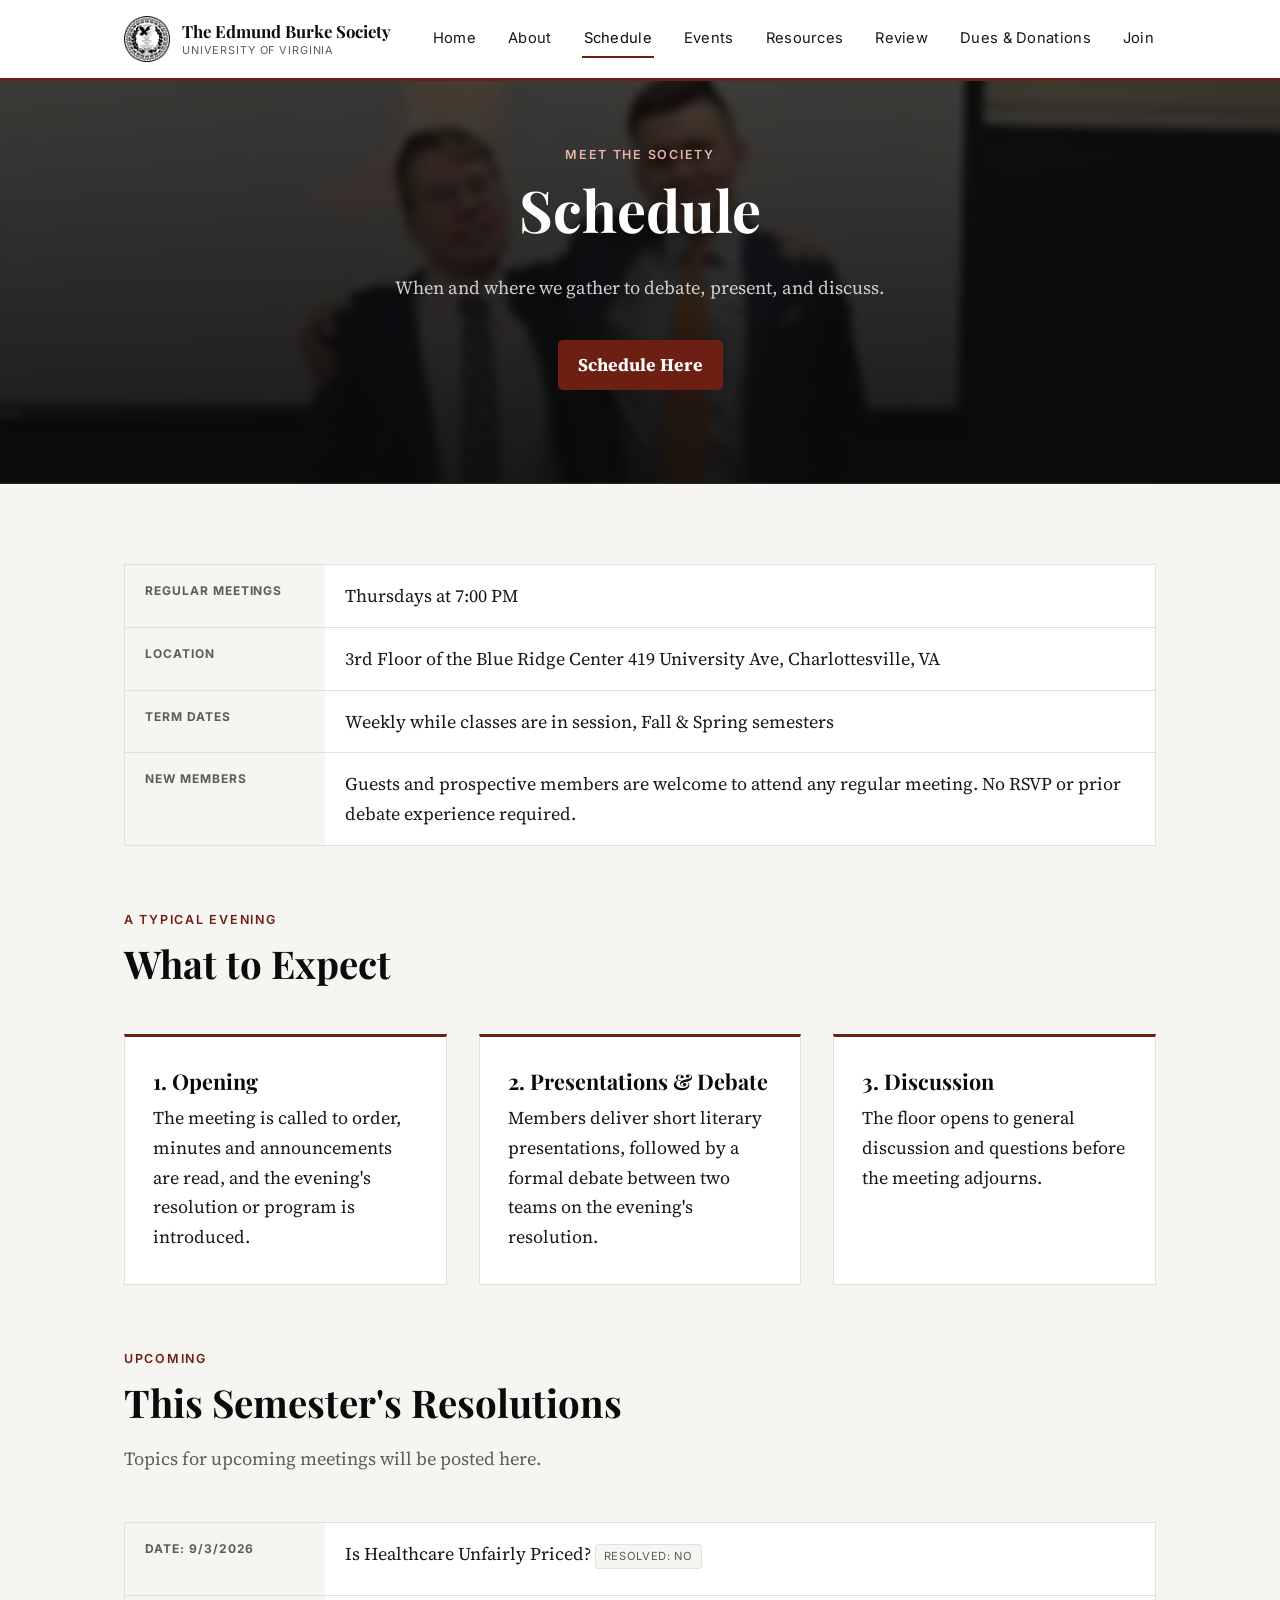
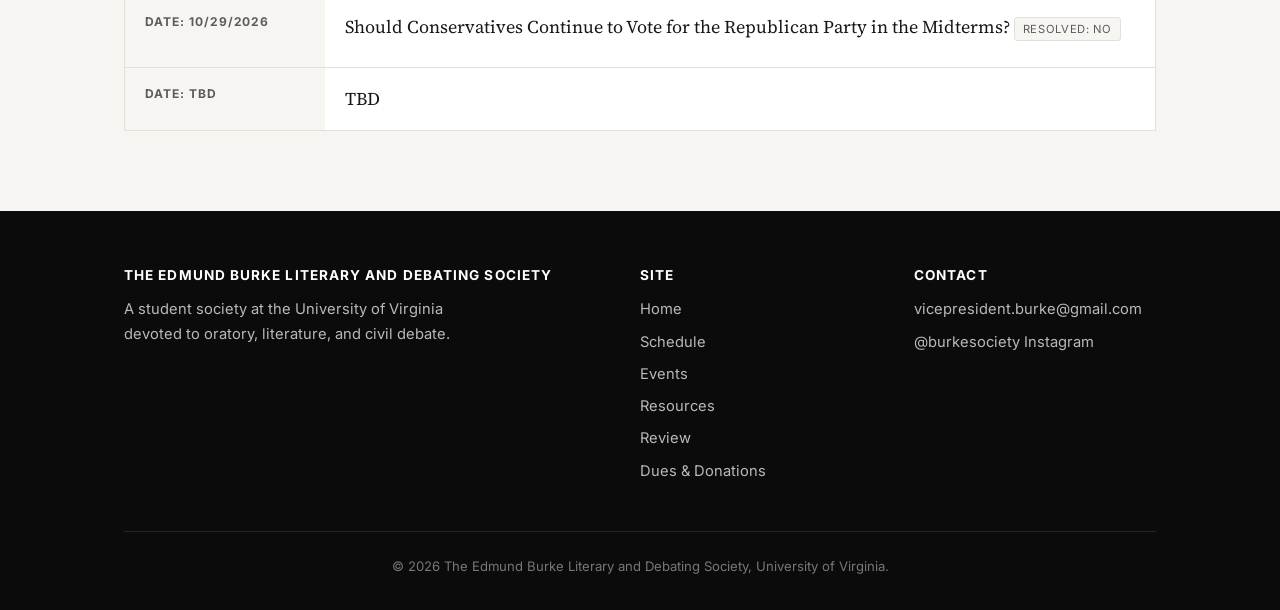
<file: schedule.html>
<!DOCTYPE html>
<html lang="en">
<head>
<meta charset="UTF-8">
<meta name="viewport" content="width=device-width, initial-scale=1.0">
<title>Schedule | The Edmund Burke Literary and Debating Society</title>
<meta name="description" content="Meeting times and location for the Edmund Burke Literary and Debating Society at the University of Virginia.">
<link rel="preconnect" href="https://fonts.googleapis.com">
<link rel="preconnect" href="https://fonts.gstatic.com" crossorigin>
<link href="https://fonts.googleapis.com/css2?family=Playfair+Display:wght@700;800&family=Source+Serif+4:opsz,wght@8..60,400;8..60,600&family=Inter:wght@400;500;600&display=swap" rel="stylesheet">
<link rel="stylesheet" href="assets/css/style.css">
<link rel="icon" type="image/png" href="assets/images/favicon-32.png">
<link rel="apple-touch-icon" href="assets/images/apple-touch-icon.png">
</head>
<body>

<header class="site-header">
  <div class="container">
    <a class="brand" href="index.html">
      <img class="brand-mark" src="assets/images/seal.png" alt="Seal of the Edmund Burke Literary and Debating Society">
      <span class="brand-text">
        The Edmund Burke Society
        <small>University of Virginia</small>
      </span>
    </a>
    <button class="nav-toggle" aria-label="Toggle navigation" aria-expanded="false">Menu</button>
    <nav class="main-nav">
      <a href="index.html">Home</a>
      <a href="index.html#about">About</a>
      <a href="schedule.html" class="active">Schedule</a>
      <a href="events.html">Events</a>
      <a href="resources.html">Resources</a>
      <a href="review.html">Review</a>
      <a href="dues.html">Dues &amp; Donations</a>
      <a href="index.html#join">Join</a>
    </nav>
  </div>
</header>

<section class="hero hero-photo" style="padding: 64px 0 72px; --hero-bg-image: url('../images/hero-banner.jpg');">
  <div class="container">
    <span class="eyebrow">Meet the Society</span>
    <h1>Schedule</h1>
    <p class="lede">When and where we gather to debate, present, and discuss.</p>
    <p style="margin-top:24px; text-align:center;">
      <a href="https://docs.google.com/forms/d/1MSLQKzkPlYoCdxbMtk5pYAqI7DSEvAlh1YkS4A-_rw8/viewform" target="_blank" rel="noopener noreferrer" style="display:inline-block; padding:10px 20px; background-color:var(--maroon); color:white; text-decoration:none; border-radius:5px; font-weight:bold;">
        Schedule Here
      </a>
    </p>
  </div>
</section>

<section>
  <div class="container">
    <table class="info-table">
      <tr>
        <th>Regular Meetings</th>
        <td>
          <span>Thursdays at 7:00 PM</span>
        </td>
      </tr>
      <tr>
        <th>Location</th>
        <td>
          <span>3rd Floor of the Blue Ridge Center 419 University Ave, Charlottesville, VA</span>
        </td>
      </tr>
      <tr>
        <th>Term Dates</th>
        <td>
          <span>Weekly while classes are in session, Fall &amp; Spring semesters</span>
        </td>
      </tr>
      <tr>
        <th>New Members</th>
        <td>
          Guests and prospective members are welcome to attend any regular
          meeting. No RSVP or prior debate experience required.
        </td>
      </tr>
    </table>

    <div class="section-head left" style="margin-top:64px;">
      <span class="eyebrow">A Typical Evening</span>
      <h2>What to Expect</h2>
    </div>

    <div class="grid grid-3">
      <div class="card">
        <h3>1. Opening</h3>
        <p>
          <!-- EDIT ME -->
          The meeting is called to order, minutes and announcements are
          read, and the evening's resolution or program is introduced.
        </p>
      </div>
      <div class="card">
        <h3>2. Presentations &amp; Debate</h3>
        <p>
          <!-- EDIT ME -->
          Members deliver short literary presentations, followed by a
          formal debate between two teams on the evening's resolution.
        </p>
      </div>
      <div class="card">
        <h3>3. Discussion</h3>
        <p>
          <!-- EDIT ME -->
          The floor opens to general discussion and questions before the
          meeting adjourns.
        </p>
      </div>
    </div>

    <div class="section-head left" style="margin-top:64px;">
      <span class="eyebrow">Upcoming</span>
      <h2>This Semester's Resolutions</h2>
      <p class="lede">
        <!-- EDIT ME: list upcoming debate topics/dates here, or remove
             this section if you'd rather not publish topics in advance. -->
        Topics for upcoming meetings will be posted here.
      </p>
    </div>

    <table class="info-table">
      <tr>
        <th><span>Date: 9/3/2026</span></th>
        <td><span>Is Healthcare Unfairly Priced?</span> <span class="tag tag-muted">Resolved: No</span></td>
      </tr>
      <tr>
        <th><span>Date: 10/29/2026</span></th>
        <td><span>Should Conservatives Continue to Vote for the Republican Party in the Midterms?</span> <span class="tag tag-muted">Resolved: No</span></td>
      </tr>
      <tr>
        <th><span>Date: TBD</span></th>
        <td><span>TBD</span></td>
      </tr>
    </table>

  </div>
</section>

<footer class="site-footer">
  <div class="container">
    <div class="footer-grid">
      <div>
        <h4>The Edmund Burke Literary and Debating Society</h4>
        <p style="max-width:360px;">
          A student society at the University of Virginia devoted to
          oratory, literature, and civil debate.
        </p>
      </div>
      <div>
        <h4>Site</h4>
        <ul>
          <li><a href="index.html">Home</a></li>
          <li><a href="schedule.html">Schedule</a></li>
          <li><a href="events.html">Events</a></li>
          <li><a href="resources.html">Resources</a></li>
          <li><a href="review.html">Review</a></li>
          <li><a href="dues.html">Dues &amp; Donations</a></li>
        </ul>
      </div>
      <div>
        <h4>Contact</h4>
        <ul>
          <li><span> vicepresident.burke@gmail.com </span></li>
          <li><span> @burkesociety Instagram</span></li>
      
        </ul>
      </div>
    </div>
    <div class="footer-bottom">
      &copy; <span id="year"></span> The Edmund Burke Literary and Debating Society, University of Virginia.
    </div>
  </div>
</footer>

<script>document.getElementById("year").textContent = new Date().getFullYear();</script>
<script src="assets/js/main.js"></script>
</body>
</html>
</file>
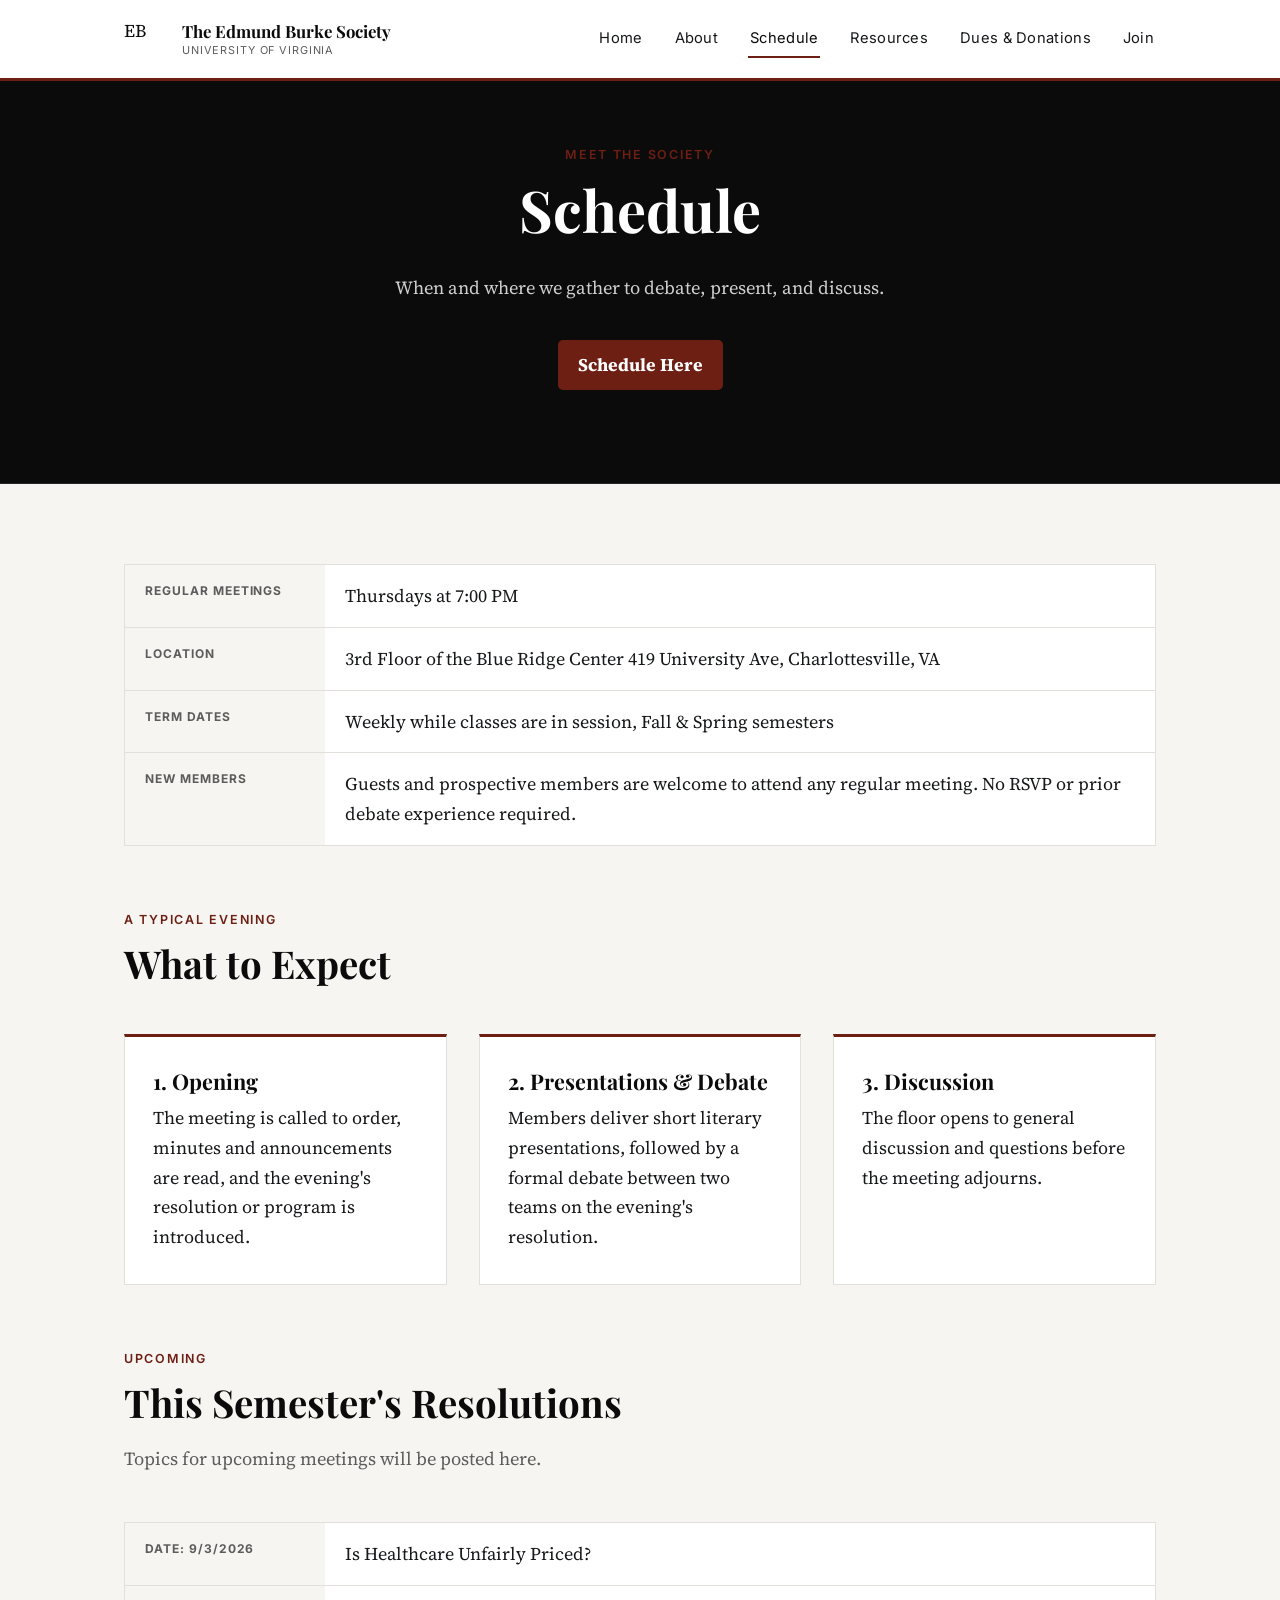
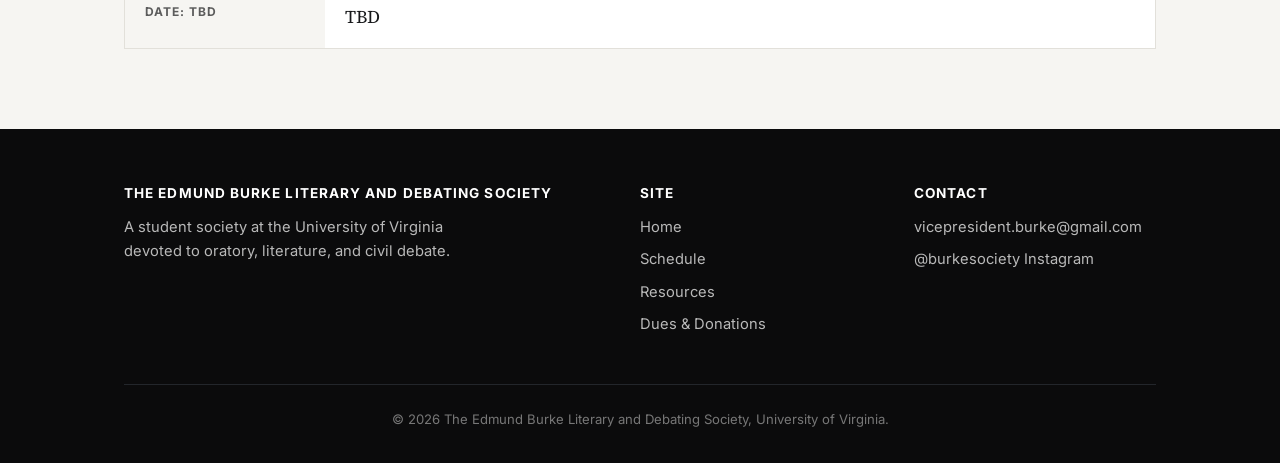
<file: schedule1.html>
<!DOCTYPE html>
<html lang="en">
<head>
<meta charset="UTF-8">
<meta name="viewport" content="width=device-width, initial-scale=1.0">
<title>Schedule | The Edmund Burke Literary and Debating Society</title>
<meta name="description" content="Meeting times and location for the Edmund Burke Literary and Debating Society at the University of Virginia.">
<link rel="preconnect" href="https://fonts.googleapis.com">
<link rel="preconnect" href="https://fonts.gstatic.com" crossorigin>
<link href="https://fonts.googleapis.com/css2?family=Playfair+Display:wght@700;800&family=Source+Serif+4:opsz,wght@8..60,400;8..60,600&family=Inter:wght@400;500;600&display=swap" rel="stylesheet">
<link rel="stylesheet" href="assets/css/style.css">
</head>
<body>

<header class="site-header">
  <div class="container">
    <a class="brand" href="index.html">
      <span class="brand-mark">EB</span>
      <span class="brand-text">
        The Edmund Burke Society
        <small>University of Virginia</small>
      </span>
    </a>
    <button class="nav-toggle" aria-label="Toggle navigation" aria-expanded="false">Menu</button>
    <nav class="main-nav">
      <a href="index.html">Home</a>
      <a href="index.html#about">About</a>
      <a href="schedule.html" class="active">Schedule</a>
      <a href="resources.html">Resources</a>
      <a href="dues.html">Dues &amp; Donations</a>
      <a href="index.html#join">Join</a>
    </nav>
  </div>
</header>

<section class="hero" style="padding: 64px 0 72px;">
  <div class="container">
    <span class="eyebrow">Meet the Society</span>
    <h1>Schedule</h1>
    <p class="lede">When and where we gather to debate, present, and discuss.</p>
    <p style="margin-top:24px; text-align:center;">
      <a href="https://docs.google.com/forms/d/1MSLQKzkPlYoCdxbMtk5pYAqI7DSEvAlh1YkS4A-_rw8/viewform" target="_blank" rel="noopener noreferrer" style="display:inline-block; padding:10px 20px; background-color:var(--maroon); color:white; text-decoration:none; border-radius:5px; font-weight:bold;">
        Schedule Here
      </a>
    </p>
  </div>
</section>

<section>
  <div class="container">
    <table class="info-table">
      <tr>
        <th>Regular Meetings</th>
        <td>
          <span>Thursdays at 7:00 PM</span>
        </td>
      </tr>
      <tr>
        <th>Location</th>
        <td>
          <span>3rd Floor of the Blue Ridge Center 419 University Ave, Charlottesville, VA</span>
        </td>
      </tr>
      <tr>
        <th>Term Dates</th>
        <td>
          <span>Weekly while classes are in session, Fall &amp; Spring semesters</span>
        </td>
      </tr>
      <tr>
        <th>New Members</th>
        <td>
          Guests and prospective members are welcome to attend any regular
          meeting. No RSVP or prior debate experience required.
        </td>
      </tr>
    </table>

    <div class="section-head left" style="margin-top:64px;">
      <span class="eyebrow">A Typical Evening</span>
      <h2>What to Expect</h2>
    </div>

    <div class="grid grid-3">
      <div class="card">
        <h3>1. Opening</h3>
        <p>
          <!-- EDIT ME -->
          The meeting is called to order, minutes and announcements are
          read, and the evening's resolution or program is introduced.
        </p>
      </div>
      <div class="card">
        <h3>2. Presentations &amp; Debate</h3>
        <p>
          <!-- EDIT ME -->
          Members deliver short literary presentations, followed by a
          formal debate between two teams on the evening's resolution.
        </p>
      </div>
      <div class="card">
        <h3>3. Discussion</h3>
        <p>
          <!-- EDIT ME -->
          The floor opens to general discussion and questions before the
          meeting adjourns.
        </p>
      </div>
    </div>

    <div class="section-head left" style="margin-top:64px;">
      <span class="eyebrow">Upcoming</span>
      <h2>This Semester's Resolutions</h2>
      <p class="lede">
        <!-- EDIT ME: list upcoming debate topics/dates here, or remove
             this section if you'd rather not publish topics in advance. -->
        Topics for upcoming meetings will be posted here.
      </p>
    </div>

    <table class="info-table">
      <tr>
        <th><span>Date: 9/3/2026</span></th>
        <td><span>Is Healthcare Unfairly Priced?</span></td>
      </tr>
      <tr>
        <th><span>Date: TBD</span></th>
        <td><span>TBD</span></td>
      </tr>
    </table>

  </div>
</section>

<footer class="site-footer">
  <div class="container">
    <div class="footer-grid">
      <div>
        <h4>The Edmund Burke Literary and Debating Society</h4>
        <p style="max-width:360px;">
          A student society at the University of Virginia devoted to
          oratory, literature, and civil debate.
        </p>
      </div>
      <div>
        <h4>Site</h4>
        <ul>
          <li><a href="index.html">Home</a></li>
          <li><a href="schedule.html">Schedule</a></li>
          <li><a href="resources.html">Resources</a></li>
          <li><a href="dues.html">Dues &amp; Donations</a></li>
        </ul>
      </div>
      <div>
        <h4>Contact</h4>
        <ul>
          <li><span> vicepresident.burke@gmail.com </span></li>
          <li><span> @burkesociety Instagram</span></li>
      
        </ul>
      </div>
    </div>
    <div class="footer-bottom">
      &copy; <span id="year"></span> The Edmund Burke Literary and Debating Society, University of Virginia.
    </div>
  </div>
</footer>

<script>document.getElementById("year").textContent = new Date().getFullYear();</script>
<script src="assets/js/main.js"></script>
</body>
</html>
</file>
<file: assets/css/style.css>
/* =========================================================================
   The Edmund Burke Literary and Debating Society — stylesheet
   -------------------------------------------------------------------------
   New to editing this? Look for the "EDIT ME" comments in the HTML files
   for text changes. This file controls colors, fonts, and layout — you
   generally won't need to touch it unless you want to change the look.
   ========================================================================= */

:root {
  --black: #0b0b0c;
  --near-black: #17181a;
  --white: #ffffff;
  --off-white: #f6f5f2;
  --line: #23262b;
  --line-light: #e2e0da;
  --maroon: #6e1f14;
  --maroon-light: #8c3322;
  --gray: #5c5c5c;

  --font-display: "Playfair Display", Georgia, "Times New Roman", serif;
  --font-body: "Source Serif 4", Georgia, "Times New Roman", serif;
  --font-ui: "Inter", -apple-system, BlinkMacSystemFont, "Segoe UI", sans-serif;

  --max-width: 1080px;
}

* {
  box-sizing: border-box;
}

html {
  scroll-behavior: smooth;
}

body {
  margin: 0;
  background: var(--off-white);
  color: var(--near-black);
  font-family: var(--font-body);
  font-size: 18px;
  line-height: 1.65;
  -webkit-font-smoothing: antialiased;
}

img {
  max-width: 100%;
  display: block;
}

a {
  color: var(--maroon);
}

a:hover {
  color: var(--maroon-light);
}

.container {
  max-width: var(--max-width);
  margin: 0 auto;
  padding: 0 24px;
}

h1, h2, h3, h4 {
  font-family: var(--font-display);
  font-weight: 700;
  line-height: 1.2;
  margin: 0 0 0.5em;
  color: var(--black);
}

h1 { font-size: clamp(2.4rem, 5vw, 3.6rem); }
h2 { font-size: clamp(1.8rem, 3.2vw, 2.4rem); }
h3 { font-size: 1.35rem; }

p { margin: 0 0 1.2em; }

.eyebrow {
  font-family: var(--font-ui);
  text-transform: uppercase;
  letter-spacing: 0.14em;
  font-size: 0.78rem;
  font-weight: 600;
  color: var(--maroon);
  margin-bottom: 0.75em;
  display: block;
}

.lede {
  font-size: 1.15rem;
  color: var(--gray);
}

/* ---------- Header / nav ---------- */

.site-header {
  background: var(--white);
  color: var(--near-black);
  border-bottom: 3px solid var(--maroon);
  position: sticky;
  top: 0;
  z-index: 100;
}

.site-header .container {
  display: flex;
  align-items: center;
  justify-content: space-between;
  padding-top: 16px;
  padding-bottom: 16px;
}

.brand {
  display: flex;
  align-items: center;
  gap: 12px;
  color: var(--black);
  text-decoration: none;
}

.brand-mark {
  width: 46px;
  height: 46px;
  flex-shrink: 0;
  object-fit: contain;
}

.brand-text {
  font-family: var(--font-display);
  font-weight: 700;
  font-size: 1.05rem;
  line-height: 1.2;
}

.brand-text small {
  display: block;
  font-family: var(--font-ui);
  font-weight: 400;
  font-size: 0.68rem;
  letter-spacing: 0.08em;
  text-transform: uppercase;
  color: var(--gray);
  margin-top: 2px;
}

nav.main-nav {
  display: flex;
  align-items: center;
  gap: 28px;
}

nav.main-nav a {
  font-family: var(--font-ui);
  color: var(--near-black);
  text-decoration: none;
  font-size: 0.92rem;
  letter-spacing: 0.02em;
  padding: 6px 2px;
  border-bottom: 2px solid transparent;
}

nav.main-nav a:hover,
nav.main-nav a.active {
  border-bottom-color: var(--maroon);
  color: var(--black);
}

.nav-toggle {
  display: none;
  background: none;
  border: 1px solid var(--near-black);
  color: var(--near-black);
  font-family: var(--font-ui);
  padding: 8px 12px;
  border-radius: 4px;
  cursor: pointer;
}

/* ---------- Hero ---------- */

.hero {
  background: var(--black);
  color: var(--off-white);
  padding: 88px 0 96px;
  text-align: center;
  border-bottom: 1px solid var(--line);
}

.hero-photo {
  position: relative;
  overflow: hidden;
  isolation: isolate;
}

.hero-photo::before {
  content: "";
  position: absolute;
  inset: -20px;
  background-image: var(--hero-bg-image, url("../images/hero-meeting.jpg"));
  background-size: cover;
  background-position: center 25%;
  filter: blur(4px) brightness(0.55);
  z-index: -2;
}

.hero-photo::after {
  content: "";
  position: absolute;
  inset: 0;
  background: linear-gradient(180deg, rgba(11,11,12,0.55) 0%, rgba(11,11,12,0.88) 100%);
  z-index: -1;
}

.hero-photo .eyebrow {
  color: #e3b5a8;
}

.hero h1 {
  color: var(--white);
}

.hero .lede {
  max-width: 640px;
  margin: 0 auto 2em;
  color: #cfcfcf;
}

.button-row {
  display: flex;
  gap: 16px;
  justify-content: center;
  flex-wrap: wrap;
}

.btn {
  display: inline-block;
  font-family: var(--font-ui);
  font-weight: 600;
  font-size: 0.95rem;
  letter-spacing: 0.02em;
  padding: 14px 30px;
  border-radius: 3px;
  text-decoration: none;
  border: 2px solid transparent;
  cursor: pointer;
}

.btn-primary {
  background: var(--maroon);
  color: var(--white);
  border-color: var(--maroon);
}

.btn-primary:hover {
  background: var(--maroon-light);
  border-color: var(--maroon-light);
  color: var(--white);
}

.btn-outline {
  background: transparent;
  color: var(--off-white);
  border-color: #565656;
}

.btn-outline:hover {
  border-color: var(--off-white);
  color: var(--white);
}

/* ---------- Featured event banner ---------- */

.event-banner {
  background: var(--maroon);
  color: var(--white);
  border-bottom: 1px solid var(--line);
}

.event-banner-inner {
  display: flex;
  align-items: center;
  justify-content: space-between;
  gap: 24px;
  flex-wrap: wrap;
  padding: 28px 24px;
}

.event-banner-main {
  display: flex;
  align-items: center;
  gap: 20px;
}

.event-banner-photo {
  width: 72px;
  height: 72px;
  border-radius: 6px;
  object-fit: cover;
  flex-shrink: 0;
}

.event-banner .eyebrow {
  color: #e3b5a8;
}

.event-banner h2 {
  color: var(--white);
  font-size: 1.5rem;
  margin-bottom: 0.2em;
}

.event-banner p {
  margin: 0;
  color: #e6c6bd;
}

.event-banner .btn-outline {
  border-color: #a8685a;
  flex-shrink: 0;
}

.event-banner .btn-outline:hover {
  border-color: var(--white);
}

@media (max-width: 600px) {
  .event-banner-inner {
    flex-direction: column;
    align-items: flex-start;
  }
}

/* ---------- Sections ---------- */

section {
  padding: 80px 0;
}

section.alt {
  background: var(--white);
  border-top: 1px solid var(--line-light);
  border-bottom: 1px solid var(--line-light);
}

.section-head {
  text-align: center;
  max-width: 700px;
  margin: 0 auto 48px;
}

.section-head.left {
  text-align: left;
  margin-left: 0;
}

.grid {
  display: grid;
  gap: 32px;
}

.grid-3 {
  grid-template-columns: repeat(3, 1fr);
}

.grid-2 {
  grid-template-columns: repeat(2, 1fr);
}

@media (max-width: 780px) {
  .grid-3, .grid-2 {
    grid-template-columns: 1fr;
  }
}

.card {
  background: var(--white);
  border: 1px solid var(--line-light);
  border-top: 3px solid var(--maroon);
  padding: 32px 28px;
}

.card h3 {
  margin-bottom: 0.4em;
}

/* ---------- Featured event card (with photo) ---------- */

.event-feature {
  display: flex;
  padding: 0;
  overflow: hidden;
}

.event-feature-media {
  flex: 0 0 340px;
  min-height: 420px;
}

.event-feature-media img {
  width: 100%;
  height: 100%;
  object-fit: cover;
  display: block;
}

.event-feature-body {
  flex: 1;
  padding: 36px 40px;
  min-width: 0;
}

@media (max-width: 780px) {
  .event-feature {
    flex-direction: column;
  }

  .event-feature-media {
    flex: none;
    min-height: 320px;
  }

  .event-feature-body {
    padding: 28px 24px;
  }
}

.card p:last-child {
  margin-bottom: 0;
}

/* pull-quote / motto banner */

.motto {
  background: var(--maroon);
  color: var(--white);
  text-align: center;
  padding: 56px 0;
}

.motto p {
  font-family: var(--font-display);
  font-style: italic;
  font-size: clamp(1.3rem, 2.6vw, 1.8rem);
  max-width: 760px;
  margin: 0 auto;
}

/* ---------- Info table (schedule) ---------- */

.info-table {
  width: 100%;
  border-collapse: collapse;
  background: var(--white);
  border: 1px solid var(--line-light);
}

.info-table th,
.info-table td {
  text-align: left;
  padding: 16px 20px;
  border-bottom: 1px solid var(--line-light);
  vertical-align: top;
}

.info-table th {
  font-family: var(--font-ui);
  text-transform: uppercase;
  font-size: 0.75rem;
  letter-spacing: 0.08em;
  color: var(--gray);
  width: 200px;
  background: var(--off-white);
}

.info-table tr:last-child td,
.info-table tr:last-child th {
  border-bottom: none;
}

.placeholder {
  background: #fff6d8;
  color: #6b5a1e;
  border: 1px dashed #c9a227;
  padding: 2px 8px;
  border-radius: 3px;
  font-family: var(--font-ui);
  font-size: 0.9em;
}

.notice-box {
  background: #fff6d8;
  border: 1px solid #c9a227;
  border-radius: 4px;
  padding: 20px 24px;
  font-family: var(--font-ui);
  font-size: 0.95rem;
  margin-bottom: 40px;
}

.notice-box strong {
  display: block;
  margin-bottom: 4px;
}

/* ---------- Resource list ---------- */

.resource-list {
  list-style: none;
  margin: 0;
  padding: 0;
  display: grid;
  gap: 18px;
}

.resource-list li {
  background: var(--white);
  border: 1px solid var(--line-light);
  border-left: 4px solid var(--maroon);
  padding: 20px 24px;
}

.resource-list h3 {
  font-size: 1.1rem;
  margin-bottom: 0.25em;
}

.resource-list p {
  margin-bottom: 0;
  color: var(--gray);
  font-size: 0.98rem;
}

.tag {
  display: inline-block;
  font-family: var(--font-ui);
  font-size: 0.7rem;
  text-transform: uppercase;
  letter-spacing: 0.06em;
  background: var(--off-white);
  border: 1px solid var(--line-light);
  color: var(--maroon);
  padding: 2px 8px;
  border-radius: 3px;
  margin-bottom: 10px;
}

.tag-muted {
  color: var(--gray);
}

/* ---------- Past events ---------- */

.event-past {
  display: flex;
  align-items: center;
  gap: 20px;
  padding: 20px 24px;
  border-top: 3px solid var(--line-light);
  margin-top: 20px;
}

.event-past img {
  width: 64px;
  height: 64px;
  object-fit: cover;
  border-radius: 4px;
  flex-shrink: 0;
  filter: grayscale(40%);
}

.event-past h3 {
  margin-bottom: 2px;
}

.event-past p {
  margin: 0;
  color: var(--gray);
  font-size: 0.92rem;
}

/* ---------- Dues / donation ---------- */

.dues-box {
  background: var(--white);
  border: 1px solid var(--line-light);
  padding: 40px;
  text-align: center;
}

.paypal-slot {
  margin: 28px auto 8px;
  padding: 32px;
  border: 2px dashed #c9a227;
  background: #fffaf0;
  border-radius: 6px;
  max-width: 420px;
  font-family: var(--font-ui);
  color: #6b5a1e;
}

/* ---------- Footer ---------- */

.site-footer {
  background: var(--black);
  color: #b9b9b9;
  padding: 56px 0 32px;
  font-family: var(--font-ui);
  font-size: 0.92rem;
}

.footer-grid {
  display: grid;
  grid-template-columns: 2fr 1fr 1fr;
  gap: 32px;
  margin-bottom: 40px;
}

@media (max-width: 700px) {
  .footer-grid {
    grid-template-columns: 1fr;
  }
}

.site-footer h4 {
  color: var(--white);
  font-family: var(--font-ui);
  font-size: 0.85rem;
  text-transform: uppercase;
  letter-spacing: 0.08em;
  margin-bottom: 14px;
}

.site-footer a {
  color: #b9b9b9;
  text-decoration: none;
}

.site-footer a:hover {
  color: var(--white);
}

.site-footer ul {
  list-style: none;
  margin: 0;
  padding: 0;
}

.site-footer li {
  margin-bottom: 8px;
}

.footer-bottom {
  border-top: 1px solid var(--line);
  padding-top: 24px;
  text-align: center;
  font-size: 0.82rem;
  color: #777;
}

/* ---------- Academic Review ---------- */

.review-layout {
  display: grid;
  grid-template-columns: 1fr 300px;
  gap: 56px;
  align-items: start;
}

.review-main {
  min-width: 0;
}

@media (max-width: 900px) {
  .review-layout {
    grid-template-columns: 1fr;
  }
}

/* thumbnail placeholder used wherever an article has no image yet */
.article-thumb {
  position: relative;
  background: linear-gradient(135deg, var(--maroon) 0%, var(--black) 100%);
  color: var(--white);
  display: flex;
  align-items: flex-end;
  padding: 16px;
  min-height: 160px;
}

.article-thumb span {
  font-family: var(--font-ui);
  font-size: 0.72rem;
  text-transform: uppercase;
  letter-spacing: 0.08em;
  color: #b9c3dc;
}

/* ---- Carousel ---- */

.carousel {
  position: relative;
  min-width: 0;
  border: 1px solid var(--line-light);
  background: var(--white);
  overflow: hidden;
}

.carousel-track {
  display: flex;
  transition: transform 0.4s ease;
}

.carousel-slide {
  flex: 0 0 100%;
  display: grid;
  grid-template-columns: 260px 1fr;
}

.carousel-slide .article-thumb {
  min-height: 100%;
}

.carousel-slide-body {
  padding: 32px 36px;
}

@media (max-width: 700px) {
  .carousel-slide {
    grid-template-columns: 1fr;
  }

  .carousel-slide .article-thumb {
    min-height: 140px;
  }
}

.carousel-controls {
  display: flex;
  align-items: center;
  justify-content: center;
  gap: 18px;
  padding: 16px;
  border-top: 1px solid var(--line-light);
}

.carousel-arrow {
  background: none;
  border: 1px solid var(--line-light);
  width: 34px;
  height: 34px;
  border-radius: 50%;
  font-family: var(--font-ui);
  cursor: pointer;
  color: var(--near-black);
}

.carousel-arrow:hover {
  border-color: var(--maroon);
  color: var(--maroon);
}

.carousel-dots {
  display: flex;
  gap: 8px;
}

.carousel-dot {
  width: 8px;
  height: 8px;
  border-radius: 50%;
  background: var(--line-light);
  border: none;
  padding: 0;
  cursor: pointer;
}

.carousel-dot.active {
  background: var(--maroon);
}

/* ---- Discipline tabs ---- */

.review-tabs {
  display: flex;
  flex-wrap: wrap;
  gap: 8px;
  margin: 48px 0 28px;
  border-bottom: 1px solid var(--line-light);
  padding-bottom: 0;
}

.review-tab {
  font-family: var(--font-ui);
  font-size: 0.88rem;
  font-weight: 600;
  background: none;
  border: none;
  padding: 10px 4px;
  margin-right: 24px;
  color: var(--gray);
  cursor: pointer;
  border-bottom: 2px solid transparent;
}

.review-tab:hover {
  color: var(--near-black);
}

.review-tab.active {
  color: var(--maroon);
  border-bottom-color: var(--maroon);
}

.article-grid {
  display: grid;
  grid-template-columns: repeat(2, 1fr);
  gap: 24px;
}

@media (max-width: 700px) {
  .article-grid {
    grid-template-columns: 1fr;
  }
}

.article-card {
  border: 1px solid var(--line-light);
  background: var(--white);
}

.article-card-body {
  padding: 20px 22px;
}

.article-card h3 {
  font-size: 1.1rem;
  margin: 10px 0 6px;
}

.article-card .byline {
  font-family: var(--font-ui);
  font-size: 0.78rem;
  color: var(--gray);
  margin-bottom: 10px;
}

.article-card p {
  margin-bottom: 0;
  color: var(--gray);
  font-size: 0.95rem;
}

.empty-note {
  color: var(--gray);
  font-style: italic;
}

/* ---- Trending sidebar ---- */

.trending-box {
  border: 1px solid var(--line-light);
  background: var(--white);
  border-top: 3px solid var(--maroon);
  padding: 24px 24px 8px;
  position: sticky;
  top: 90px;
}

.trending-box h3 {
  font-size: 1rem;
  text-transform: uppercase;
  letter-spacing: 0.04em;
  margin-bottom: 18px;
}

.trending-list {
  list-style: none;
  margin: 0;
  padding: 0;
}

.trending-list li {
  display: flex;
  gap: 14px;
  padding-bottom: 16px;
  margin-bottom: 16px;
  border-bottom: 1px solid var(--line-light);
}

.trending-list li:last-child {
  border-bottom: none;
  margin-bottom: 0;
}

.trending-rank {
  font-family: var(--font-display);
  font-weight: 700;
  font-size: 1.3rem;
  color: var(--line-light);
  line-height: 1;
}

.trending-list h4 {
  font-family: var(--font-display);
  font-size: 0.95rem;
  font-weight: 700;
  margin: 0 0 4px;
  line-height: 1.3;
}

.trending-list .byline {
  font-family: var(--font-ui);
  font-size: 0.74rem;
  color: var(--gray);
}

/* ---------- Mobile nav ---------- */

@media (max-width: 820px) {
  .nav-toggle {
    display: block;
  }

  nav.main-nav {
    position: absolute;
    top: 100%;
    left: 0;
    right: 0;
    background: var(--white);
    flex-direction: column;
    align-items: flex-start;
    gap: 0;
    max-height: 0;
    overflow: hidden;
    border-bottom: 0 solid var(--maroon);
    transition: max-height 0.25s ease;
  }

  nav.main-nav.open {
    max-height: 320px;
    border-bottom-width: 3px;
  }

  nav.main-nav a {
    width: 100%;
    padding: 14px 24px;
    border-bottom: 1px solid var(--line-light);
  }
}
</file>
